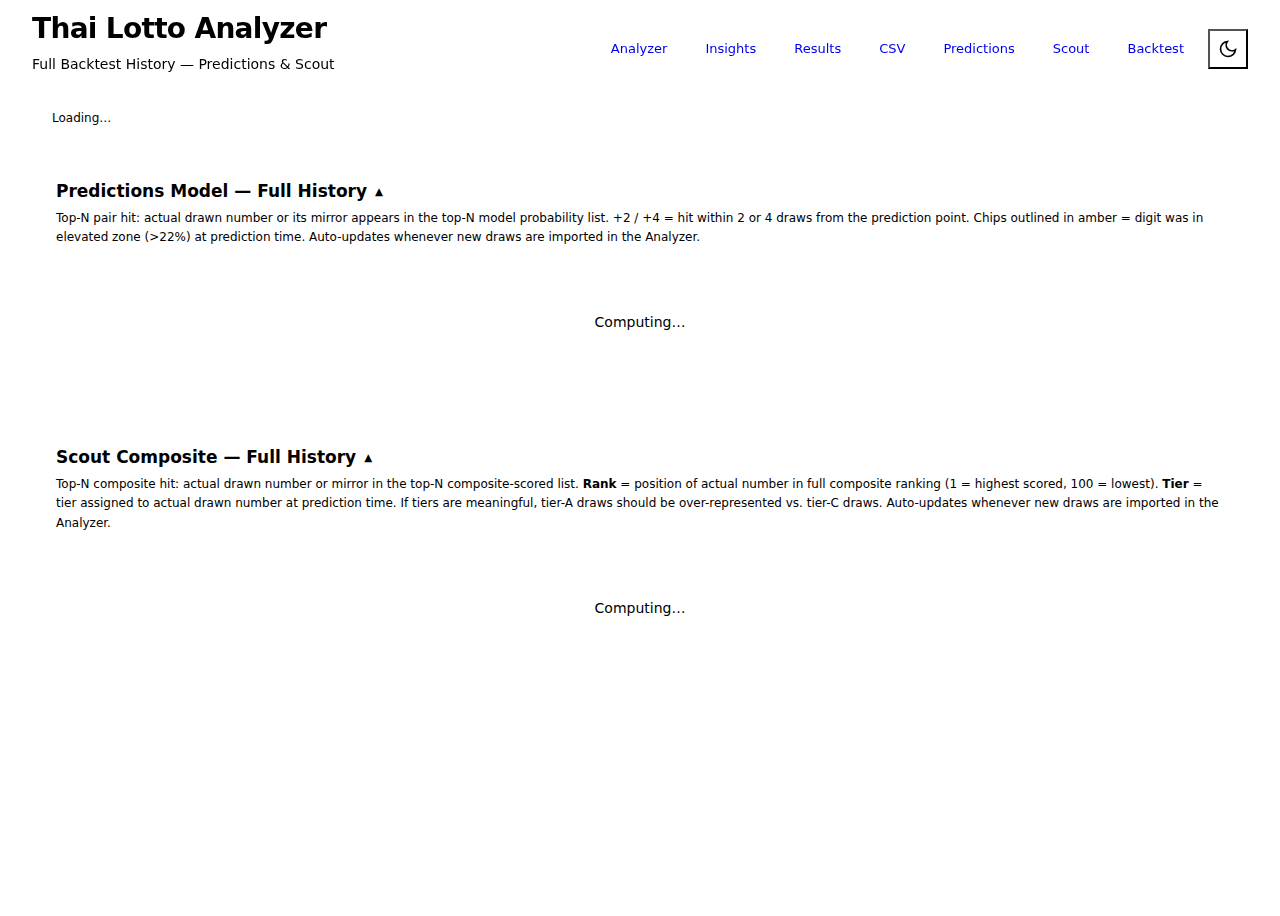
<file: backtest.html>
<!DOCTYPE html>
<html lang="en">
<head>
  <meta charset="UTF-8">
  <meta name="viewport" content="width=device-width, initial-scale=1.0">
  <title>Backtest History – Thai Lotto Analyzer</title>
  <link rel="preconnect" href="https://fonts.googleapis.com">
  <link rel="preconnect" href="https://fonts.gstatic.com" crossorigin>
  <link href="https://fonts.googleapis.com/css2?family=Inter:wght@400;500;600&family=JetBrains+Mono:wght@400;500;600&display=swap" rel="stylesheet">
  <link rel="stylesheet" href="styles.css">
  <style>
    :root { --bt-radius:.25rem; }
    body { font-size:.875rem; }
    .page-title { font-size:1.75rem; font-weight:700; letter-spacing:-.025em; margin:0; }
    .page-sub   { font-size:.875rem; color:var(--muted-foreground); margin-top:.25rem; }
    .status-bar { display:flex; align-items:center; gap:.75rem; font-size:.75rem; color:var(--muted-foreground); padding:.5rem 0; flex-wrap:wrap; margin-top:.75rem; }
    .status-dot { width:.5rem; height:.5rem; border-radius:50%; background:var(--muted-foreground); flex-shrink:0; }
    .status-dot.live { background:#22c55e; box-shadow:0 0 0 3px #22c55e22; }

    /* Section headers */
    .bt-section { background:var(--card); border:1px solid var(--border); border-radius:var(--radius); padding:1.25rem 1.5rem; box-shadow:var(--shadow-sm); margin-top:1.5rem; }
    .bt-section-title { font-size:1.0625rem; font-weight:700; margin:0 0 .25rem; }
    .bt-section-sub { font-size:.75rem; color:var(--muted-foreground); line-height:1.65; margin-bottom:1rem; }

    /* Summary row */
    .bt-summary { display:flex; gap:1.25rem; flex-wrap:wrap; padding:.625rem .875rem; background:var(--background); border:1px solid var(--border); border-radius:calc(var(--radius)*.75); margin-bottom:1rem; }
    .bt-sum-item { display:flex; flex-direction:column; gap:.15rem; }
    .bt-sum-lbl  { font-size:.6rem; font-weight:700; text-transform:uppercase; letter-spacing:.06em; color:var(--muted-foreground); }
    .bt-sum-val  { font-family:'JetBrains Mono',monospace; font-weight:700; font-size:.9375rem; }

    /* Year table */
    .yr-tbl { width:100%; border-collapse:collapse; font-size:.8rem; margin-bottom:1.25rem; }
    .yr-tbl th { padding:.35rem .65rem; text-align:left; border-bottom:2px solid var(--border); font-size:.6rem; text-transform:uppercase; letter-spacing:.07em; color:var(--muted-foreground); font-weight:600; }
    .yr-tbl td { padding:.3rem .65rem; border-bottom:1px solid var(--border); font-family:'JetBrains Mono',monospace; }
    .yr-tbl tbody tr:last-child td { border-bottom:none; }
    .yr-tbl tbody tr:hover { background:var(--background); }

    /* Full history table — predictions model */
    .bt-wrap { overflow-x:auto; }
    .pred-hdr, .pred-row {
      display:grid;
      grid-template-columns:6.5rem 3rem 4.5rem 6.5rem 1fr 2.5rem 2.5rem 2.5rem;
      gap:.35rem; padding:.3rem .5rem; align-items:center;
    }
    .pred-hdr { border-bottom:2px solid var(--border); font-size:.57rem; font-weight:700; text-transform:uppercase; letter-spacing:.07em; color:var(--muted-foreground); position:sticky; top:0; background:var(--card); z-index:1; }
    .pred-row { border-bottom:1px solid var(--border); font-size:.8125rem; }
    .pred-row:last-child { border-bottom:none; }
    .pred-row:hover { background:var(--background); }

    /* Full history table — scout model */
    .sc-hdr, .sc-row {
      display:grid;
      grid-template-columns:6.5rem 3rem 5rem 4rem 3rem 5.5rem 6rem 1fr 2.5rem;
      gap:.3rem; padding:.3rem .5rem; align-items:center;
    }
    .sc-hdr { border-bottom:2px solid var(--border); font-size:.57rem; font-weight:700; text-transform:uppercase; letter-spacing:.07em; color:var(--muted-foreground); position:sticky; top:0; background:var(--card); z-index:1; }
    .sc-row { border-bottom:1px solid var(--border); font-size:.8125rem; }
    .sc-row:last-child { border-bottom:none; }
    .sc-row:hover { background:var(--background); }

    .bt-date   { font-family:'JetBrains Mono',monospace; font-size:.7rem; color:var(--muted-foreground); }
    .bt-actual { font-family:'JetBrains Mono',monospace; font-weight:700; font-size:.9375rem; }
    .bt-chips  { display:flex; flex-wrap:wrap; gap:.2rem; }
    .bt-chip   { font-family:'JetBrains Mono',monospace; font-size:.62rem; font-weight:500; padding:.1rem .26rem; border-radius:3px; border:1px solid var(--border); background:var(--background); }
    .bt-chip.pair-hit  { background:hsl(142,55%,44%); border-color:hsl(142,55%,44%); color:#fff; font-weight:700; }
    .bt-chip.elev-pred { border-color:hsl(38,78%,52%); color:hsl(38,60%,40%); }
    .dark .bt-chip.elev-pred { color:hsl(38,78%,64%); }
    .bt-cell { text-align:center; font-size:.7rem; font-weight:600; }
    .bt-yes   { color:hsl(142,55%,38%); }
    .dark .bt-yes { color:hsl(142,60%,60%); }
    .bt-hit2  { color:hsl(215,75%,50%); font-family:'JetBrains Mono',monospace; font-size:.7rem; text-align:center; }
    .dark .bt-hit2 { color:hsl(215,75%,65%); }
    .bt-hit4  { color:hsl(280,60%,55%); font-family:'JetBrains Mono',monospace; font-size:.7rem; text-align:center; }
    .dark .bt-hit4 { color:hsl(280,60%,70%); }
    .bt-no    { color:var(--muted-foreground); opacity:.3; text-align:center; }

    .tier-badge { display:inline-flex; align-items:center; justify-content:center; font-size:.62rem; font-weight:800; letter-spacing:.05em; padding:.2rem .45rem; border-radius:.25rem; white-space:nowrap; }
    .tier-a { background:hsl(142,50%,88%); color:hsl(142,55%,22%); }
    .dark .tier-a { background:hsl(142,33%,18%); color:hsl(142,60%,68%); }
    .tier-b { background:hsl(215,75%,90%); color:hsl(215,75%,28%); }
    .dark .tier-b { background:hsl(215,40%,20%); color:hsl(215,75%,68%); }
    .tier-c { background:var(--border); color:var(--muted-foreground); }

    /* Scrollable history container */
    .history-scroll { max-height:600px; overflow-y:auto; border:1px solid var(--border); border-radius:calc(var(--radius)*.75); }

    .loading-msg { padding:3rem; text-align:center; color:var(--muted-foreground); }

    .section-toggle { cursor:pointer; user-select:none; display:flex; align-items:center; gap:.5rem; }
    .section-toggle::after { content:'▲'; font-size:.65rem; color:var(--muted-foreground); transition:transform .2s; }
    .section-toggle.collapsed::after { transform:rotate(180deg); }
    .section-body { overflow:hidden; transition:max-height .3s ease; }
    .section-body.hidden { display:none; }

    .compare-bar { background:var(--background); border:1px solid var(--border); border-radius:calc(var(--radius)*.75); padding:1rem 1.25rem; margin-bottom:1.5rem; }
    .compare-title { font-size:.8125rem; font-weight:600; margin-bottom:.75rem; }
    .compare-row { display:grid; grid-template-columns:6rem 1fr 1fr; gap:.75rem; align-items:center; margin-bottom:.5rem; font-size:.75rem; }
    .cbar-track { height:8px; background:var(--border); border-radius:4px; overflow:hidden; }
    .cbar-fill  { height:100%; border-radius:4px; }
    .cbar-lbl   { font-family:'JetBrains Mono',monospace; font-size:.75rem; font-weight:600; }
  </style>
</head>
<body>
  <header class="header">
    <div class="header-content" style="max-width:1400px;margin:0 auto;padding:0 1.5rem;">
      <div>
        <h1 class="page-title">Thai Lotto Analyzer</h1>
        <p class="page-sub">Full Backtest History — Predictions &amp; Scout</p>
      </div>
      <div style="display:flex;gap:.625rem;align-items:center;flex-wrap:wrap;">
        <a href="index.html"       class="csv-btn">Analyzer</a>
        <a href="insights.html"    class="csv-btn">Insights</a>
        <a href="results.html"     class="csv-btn">Results</a>
        <a href="csv.html"         class="csv-btn">CSV</a>
        <a href="predictions.html" class="csv-btn">Predictions</a>
        <a href="scout.html"       class="csv-btn">Scout</a>
        <a href="backtest.html"    class="csv-btn">Backtest</a>
        <button id="themeToggle" class="theme-toggle" aria-label="Toggle theme">
          <svg class="sun-icon" width="20" height="20" viewBox="0 0 24 24" fill="none" stroke="currentColor" stroke-width="2"><circle cx="12" cy="12" r="5"/><line x1="12" y1="1" x2="12" y2="3"/><line x1="12" y1="21" x2="12" y2="23"/><line x1="4.22" y1="4.22" x2="5.64" y2="5.64"/><line x1="18.36" y1="18.36" x2="19.78" y2="19.78"/><line x1="1" y1="12" x2="3" y2="12"/><line x1="21" y1="12" x2="23" y2="12"/><line x1="4.22" y1="19.78" x2="5.64" y2="18.36"/><line x1="18.36" y1="5.64" x2="19.78" y2="4.22"/></svg>
          <svg class="moon-icon" width="20" height="20" viewBox="0 0 24 24" fill="none" stroke="currentColor" stroke-width="2"><path d="M21 12.79A9 9 0 1 1 11.21 3 7 7 0 0 0 21 12.79z"/></svg>
        </button>
      </div>
    </div>
  </header>

  <main class="container" style="padding-bottom:3rem;">
    <div class="status-bar">
      <span id="statusDot" class="status-dot"></span>
      <span id="statusText">Loading…</span>
    </div>

    <div id="compareSec" style="margin-top:1.25rem;display:none;"></div>

    <!-- Section 1: Predictions -->
    <div class="bt-section">
      <div class="bt-section-title section-toggle" id="predToggle">Predictions Model — Full History</div>
      <div class="bt-section-sub">
        Top-N pair hit: actual drawn number or its mirror appears in the top-N model probability list.
        +2 / +4 = hit within 2 or 4 draws from the prediction point.
        Chips outlined in amber = digit was in elevated zone (&gt;22%) at prediction time.
        Auto-updates whenever new draws are imported in the Analyzer.
      </div>
      <div id="predSummary" class="loading-msg">Computing…</div>
      <div id="predYearTable"></div>
      <div class="bt-wrap section-body" id="predBody">
        <div class="history-scroll" id="predGrid"></div>
      </div>
    </div>

    <!-- Section 2: Scout -->
    <div class="bt-section">
      <div class="bt-section-title section-toggle" id="scoutToggle">Scout Composite — Full History</div>
      <div class="bt-section-sub">
        Top-N composite hit: actual drawn number or mirror in the top-N composite-scored list.
        <strong>Rank</strong> = position of actual number in full composite ranking (1 = highest scored, 100 = lowest).
        <strong>Tier</strong> = tier assigned to actual drawn number at prediction time.
        If tiers are meaningful, tier-A draws should be over-represented vs. tier-C draws.
        Auto-updates whenever new draws are imported in the Analyzer.
      </div>
      <div id="scoutSummary" class="loading-msg">Computing…</div>
      <div id="scoutYearTable"></div>
      <div class="bt-wrap section-body" id="scoutBody">
        <div class="history-scroll" id="scoutGrid"></div>
      </div>
    </div>
  </main>

  <script>
  'use strict';
  // ═══════════════════════════════════════════════════════════════════════
  //  SHARED CONSTANTS
  // ═══════════════════════════════════════════════════════════════════════
  var DIGITS    = ['0','1','2','3','4','5','6','7','8','9'];
  var W_REC     = 0.50, W_OV = 0.20, W_BASE = 0.30;
  var OV_CAP    = 2.0, REC_WIN = 15, MIN_HIST = 30;
  var CALIB_LO  = 0.17, CALIB_HI = 0.22;
  var TOP_N     = 15;

  var DB_NAME    = 'thai-lotto-agg-db';
  var STORE_NAME = 'agg-store';
  var CACHE_KEY  = 'perFileAggMap_v2';

  var allDraws = [];

  function $el(id) { return document.getElementById(id); }
  function mirrorNum(n) { return n[1] + n[0]; }
  function fmt1(v) { return (v * 100).toFixed(1) + '%'; }
  function fmt2(v) { return (v * 100).toFixed(2) + '%'; }
  function parseNums(s) { return s ? s.split(',').map(function(x){return x.trim();}).filter(Boolean) : []; }

  // ── Theme ────────────────────────────────────────────────────────────
  $el('themeToggle').addEventListener('click', function() {
    var dark = document.documentElement.classList.toggle('dark');
    localStorage.setItem('theme', dark ? 'dark' : 'light');
  });
  (function() {
    var s = localStorage.getItem('theme');
    if (s === 'dark' || (!s && window.matchMedia('(prefers-color-scheme:dark)').matches))
      document.documentElement.classList.add('dark');
  })();

  // Section collapse toggles
  ['predToggle','scoutToggle'].forEach(function(id) {
    $el(id).addEventListener('click', function() {
      var bodyId = id === 'predToggle' ? 'predBody' : 'scoutBody';
      var body = $el(bodyId);
      $el(id).classList.toggle('collapsed');
      body.classList.toggle('hidden');
    });
  });

  // Nav active
  document.querySelectorAll('.csv-btn').forEach(function(el) {
    var href = (el.getAttribute('href') || '').split('/').pop();
    if (href === 'backtest.html') el.classList.add('nav-active');
  });

  // ── Cache ─────────────────────────────────────────────────────────────
  function loadCache() {
    return new Promise(function(resolve) {
      var req = indexedDB.open(DB_NAME, 1);
      req.onupgradeneeded = function(ev) {
        if (!ev.target.result.objectStoreNames.contains(STORE_NAME))
          ev.target.result.createObjectStore(STORE_NAME);
      };
      req.onsuccess = function(ev) {
        var get = ev.target.result.transaction(STORE_NAME,'readonly').objectStore(STORE_NAME).get(CACHE_KEY);
        get.onsuccess = function() { resolve(get.result || null); };
        get.onerror   = function() { resolve(null); };
      };
      req.onerror = function() { resolve(null); };
    });
  }

  // ── Core model ────────────────────────────────────────────────────────
  function computeModel(seq, W) {
    var n = seq.length;
    if (n < MIN_HIST) return null;
    var safeW = Math.min(W, n - 1);
    var recCnt = {}, baseCnt = {}, lastSeen = {}, gapLists = {};
    for (var di = 0; di < DIGITS.length; di++) {
      var d = DIGITS[di];
      recCnt[d] = 0; baseCnt[d] = 0; lastSeen[d] = -1; gapLists[d] = [];
    }
    var recStart = n - safeW;
    for (var i = 0; i < n; i++) {
      var num = seq[i], d0 = num[0], d1 = num[1];
      baseCnt[d0]++; baseCnt[d1]++;
      if (i >= recStart) { recCnt[d0]++; recCnt[d1]++; }
      if (lastSeen[d0] >= 0) gapLists[d0].push(i - lastSeen[d0]);
      lastSeen[d0] = i;
      if (d1 !== d0) {
        if (lastSeen[d1] >= 0) gapLists[d1].push(i - lastSeen[d1]);
        lastSeen[d1] = i;
      }
    }
    var raw = {}, meta = {};
    for (var di2 = 0; di2 < DIGITS.length; di2++) {
      var dig = DIGITS[di2];
      var recFreq  = recCnt[dig]  / (2 * safeW);
      var baseFreq = baseCnt[dig] / (n * 2);
      var gaps = gapLists[dig];
      var avgGap = gaps.length >= 2 ? gaps.reduce(function(a,b){return a+b;},0)/gaps.length : 5.0;
      var since  = lastSeen[dig] >= 0 ? (n - 1 - lastSeen[dig]) : n;
      var ovRaw  = since / Math.max(avgGap, 1);
      raw[dig]  = W_REC * recFreq + W_OV * Math.min(ovRaw, OV_CAP) / OV_CAP + W_BASE * baseFreq;
      meta[dig] = { recFreq: recFreq, baseFreq: baseFreq, avgGap: avgGap, since: since, ovRatioRaw: ovRaw };
    }
    var total = 0;
    for (var di3 = 0; di3 < DIGITS.length; di3++) total += raw[DIGITS[di3]];
    var digitProb = {};
    for (var di4 = 0; di4 < DIGITS.length; di4++) {
      var dg = DIGITS[di4], p = raw[dg] / total;
      digitProb[dg]    = p;
      meta[dg].prob    = p;
      meta[dg].vsBase  = p - meta[dg].baseFreq;
      meta[dg].pDraw   = 1 - Math.pow(1 - p, 2);
      meta[dg].isCalib = (p >= CALIB_LO && p <= CALIB_HI);
      meta[dg].isElev  = (p > CALIB_HI);
    }
    var numProbs = {};
    for (var ai = 0; ai < DIGITS.length; ai++) {
      for (var bi = 0; bi < DIGITS.length; bi++) {
        numProbs[DIGITS[ai]+DIGITS[bi]] = digitProb[DIGITS[ai]] * digitProb[DIGITS[bi]];
      }
    }
    return { digitProb: digitProb, digitMeta: meta, numProbs: numProbs };
  }

  // ── Scout composite (lean, for backtest) ──────────────────────────────
  function computeRankedBT(drawSlice) {
    var seq = [];
    for (var qi = 0; qi < drawSlice.length; qi++) seq.push(drawSlice[qi].twoNum);
    var mdl = computeModel(seq, REC_WIN);
    if (!mdl) return null;
    var digitMeta = mdl.digitMeta, numProbs = mdl.numProbs, N = drawSlice.length;
    var appearances = {};
    for (var ni = 0; ni <= 99; ni++) appearances[String(ni).padStart(2,'0')] = [];
    for (var di = 0; di < N; di++) {
      var num = drawSlice[di].twoNum;
      if (appearances[num]) appearances[num].push(di);
    }
    var allNums = [];
    for (var ni2 = 0; ni2 <= 99; ni2++) {
      var numStr = String(ni2).padStart(2,'0');
      var dA = numStr[0], dB = numStr[1];
      var idx = appearances[numStr], freq = idx.length;
      var avgGap = N, since = N, overdueFrac = 0;
      if (freq >= 1) since = N - 1 - idx[freq - 1];
      if (freq >= 2) {
        var gs = 0;
        for (var gi = 1; gi < idx.length; gi++) gs += idx[gi] - idx[gi-1];
        avgGap = gs / (idx.length - 1);
        overdueFrac = Math.max(-2, Math.min(3, (since - avgGap) / Math.max(1, avgGap)));
      }
      var reliab   = Math.min(1, freq / 8);
      var odBonus  = freq >= 3 ? Math.max(0, overdueFrac) * reliab : 0;
      var acalib   = digitMeta[dA].isCalib, bcalib = digitMeta[dB].isCalib;
      allNums.push({
        num: numStr, pM: numProbs[numStr],
        aCalib: acalib, bCalib: bcalib,
        aElev: digitMeta[dA].isElev, bElev: digitMeta[dB].isElev,
        odBonus: odBonus, calibBonus: (acalib || bcalib) ? 1 : 0, freq: freq
      });
    }
    var maxPM = 0.0001, maxOD = 0.0001;
    for (var mi = 0; mi < allNums.length; mi++) {
      if (allNums[mi].pM      > maxPM) maxPM = allNums[mi].pM;
      if (allNums[mi].odBonus > maxOD) maxOD = allNums[mi].odBonus;
    }
    for (var si = 0; si < allNums.length; si++) {
      var e = allNums[si];
      var normP = e.pM / maxPM, normOD = e.odBonus / maxOD;
      e.composite = Math.round(Math.max(0, Math.min(100,
        (normP * 0.60 + normOD * 0.30 + e.calibBonus * 0.10) * 100)));
      var sigs = 0;
      if (normP  > 0.5)                  sigs++;
      if (normOD > 0.35 && e.freq >= 3) sigs++;
      if (e.aCalib || e.bCalib)         sigs++;
      e.tier = sigs >= 3 ? 'A' : sigs === 2 ? 'B' : 'C';
    }
    return allNums.slice().sort(function(x, y) { return y.composite - x.composite; });
  }

  // ── Run predictions backtest ──────────────────────────────────────────
  function runPredBacktest() {
    var N = allDraws.length, out = [];
    for (var i = MIN_HIST; i < N; i++) {
      var seq   = allDraws.slice(0, i).map(function(d) { return d.twoNum; });
      var model = computeModel(seq, REC_WIN);
      if (!model) continue;
      var numProbs   = model.numProbs, digitMeta = model.digitMeta;
      var topNums    = Object.entries(numProbs).sort(function(a,b){return b[1]-a[1];}).slice(0, TOP_N).map(function(e){return e[0];});
      var actual     = allDraws[i].twoNum;
      var pActual    = Math.max(numProbs[actual] || 0, numProbs[mirrorNum(actual)] || 0);
      var pairHit    = topNums.indexOf(actual) >= 0 || topNums.indexOf(mirrorNum(actual)) >= 0;
      var topDigs    = DIGITS.slice().sort(function(a, b) { return digitMeta[b].prob - digitMeta[a].prob; }).slice(0, 4);
      function hor(k) {
        for (var j = 1; j <= k && (i + j) < N; j++) {
          var a = allDraws[i + j].twoNum;
          if (topNums.indexOf(a) >= 0 || topNums.indexOf(mirrorNum(a)) >= 0) return a;
        }
        return null;
      }
      out.push({ i: i, dateStr: allDraws[i].dateStr, actual: actual,
                 topNums: topNums, topDigs: topDigs, pActual: pActual,
                 pairHit: pairHit, hit2: hor(2), hit4: hor(4), digitMeta: digitMeta });
    }
    return out;
  }

  // ── Run scout backtest ────────────────────────────────────────────────
  function runScoutBacktest() {
    var N = allDraws.length, out = [];
    for (var i = MIN_HIST; i < N; i++) {
      var slice  = allDraws.slice(0, i);
      var ranked = computeRankedBT(slice);
      if (!ranked) continue;
      var actual = allDraws[i].twoNum, mirAct = mirrorNum(actual);
      var actualRank = -1, actualTier = 'C', actualScore = 0;
      for (var r = 0; r < ranked.length; r++) {
        if (ranked[r].num === actual || ranked[r].num === mirAct) {
          actualRank = r + 1; actualTier = ranked[r].tier; actualScore = ranked[r].composite;
          break;
        }
      }
      var tierANums = [];
      for (var tr = 0; tr < TOP_N && tr < ranked.length; tr++) {
        if (ranked[tr].tier === 'A') tierANums.push(ranked[tr].num);
      }
</file>
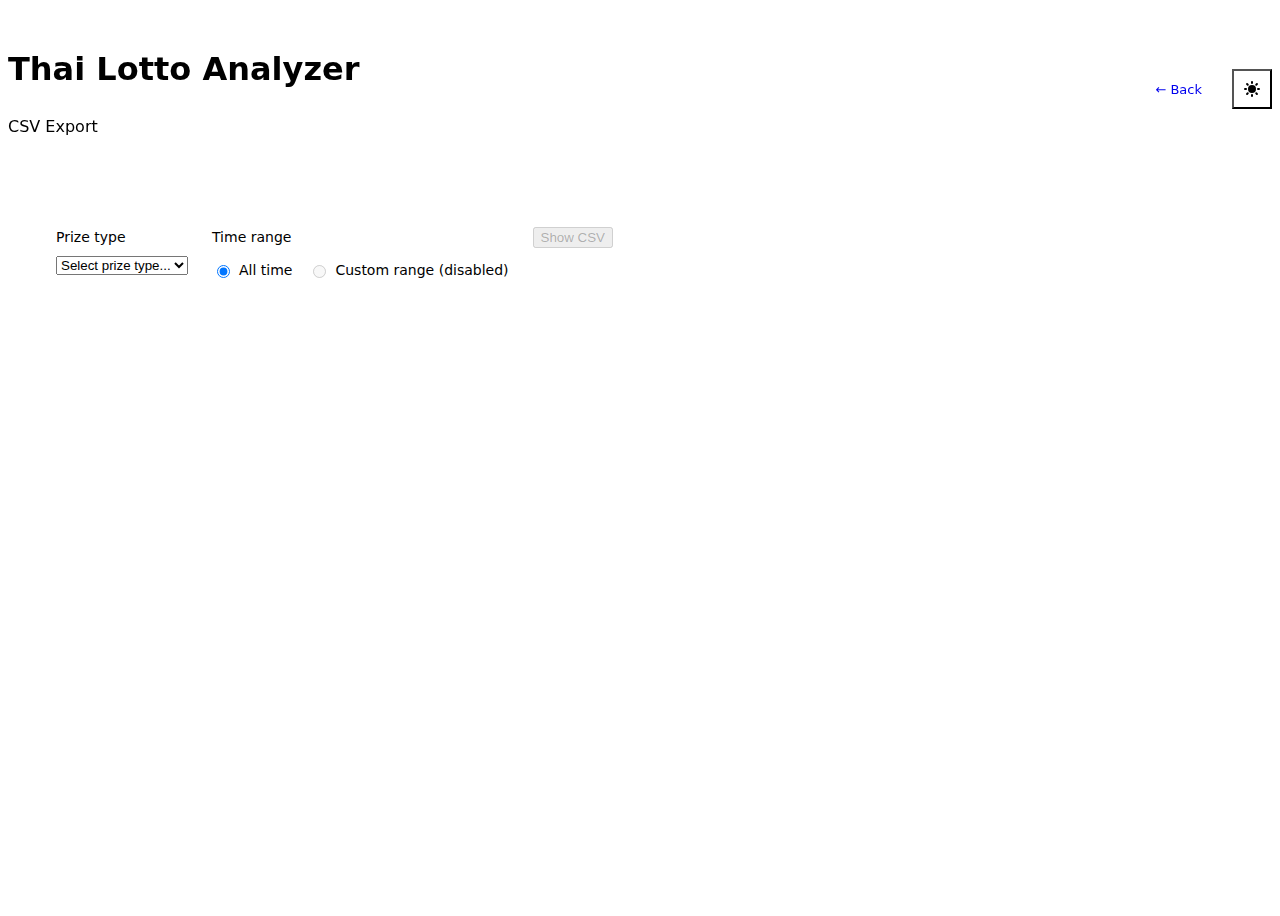
<file: csv.html>
<!DOCTYPE html>
<html lang="en">
<head>
  <meta charset="UTF-8">
  <meta name="viewport" content="width=device-width, initial-scale=1.0">
  <title>CSV Export - Thai Lotto Analyzer</title>
  <link rel="preconnect" href="https://fonts.googleapis.com">
  <link rel="preconnect" href="https://fonts.gstatic.com" crossorigin>
  <link href="https://fonts.googleapis.com/css2?family=Inter:wght@400;500;600&display=swap" rel="stylesheet">
  <link rel="stylesheet" href="styles.css">
</head>
<body>
  <header class="header">
    <div class="header-content">
      <div>
        <h1 class="header-title">Thai Lotto Analyzer</h1>
        <p class="header-subtitle">CSV Export</p>
      </div>
      <div style="display: flex; gap: 1rem; align-items: center;">
        <a href="index.html" class="csv-btn">← Back</a>
        <button id="themeToggle" class="theme-toggle" aria-label="Toggle theme">
          <svg width="20" height="20" viewBox="0 0 20 20" fill="currentColor">
            <path d="M10 2a1 1 0 011 1v1a1 1 0 11-2 0V3a1 1 0 011-1zm4 8a4 4 0 11-8 0 4 4 0 018 0zm-.464 4.95l.707.707a1 1 0 001.414-1.414l-.707-.707a1 1 0 00-1.414 1.414zm2.12-10.607a1 1 0 010 1.414l-.706.707a1 1 0 11-1.414-1.414l.707-.707a1 1 0 011.414 0zM17 11a1 1 0 100-2h-1a1 1 0 100 2h1zm-7 4a1 1 0 011 1v1a1 1 0 11-2 0v-1a1 1 0 011-1zM5.05 6.464A1 1 0 106.465 5.05l-.708-.707a1 1 0 00-1.414 1.414l.707.707zm1.414 8.486l-.707.707a1 1 0 01-1.414-1.414l.707-.707a1 1 0 011.414 1.414zM4 11a1 1 0 100-2H3a1 1 0 000 2h1z"/>
          </svg>
        </button>
      </div>
    </div>
  </header>

  <main class="container">
    <div class="control-panel">
      <div class="controls-grid">
        <div class="control-group">
          <label for="prizeSelect" class="control-label">Prize type</label>
          <select id="prizeSelect" class="select-input">
            <option value="">Select prize type...</option>
            <option value="FIRST">FIRST</option>
            <option value="SECOND">SECOND</option>
            <option value="THIRD">THIRD</option>
            <option value="FOURTH">FOURTH</option>
            <option value="FIFTH">FIFTH</option>
            <option value="TWO">TWO</option>
            <option value="THREE_FIRST">THREE FIRST</option>
            <option value="THREE_LAST">THREE LAST</option>
            <option value="NEAR_FIRST">NEAR FIRST</option>
          </select>
        </div>

        <div class="control-group">
          <span class="control-label">Time range</span>
          <div class="radio-group">
            <label class="radio-label">
              <input type="radio" name="timeRange" value="all" checked>
              <span>All time</span>
            </label>
            <label class="radio-label">
              <input type="radio" name="timeRange" value="custom" disabled>
              <span>Custom range (disabled)</span>
            </label>
          </div>
        </div>

        <div class="control-group">
          <button type="button" id="showCsvBtn" class="csv-action-btn" disabled>Show CSV</button>
        </div>
      </div>
    </div>

    <div id="csvOutput" class="csv-output" style="display: none;">
      <div style="display: flex; justify-content: space-between; align-items: center; margin-bottom: 0.5rem;">
        <h3 style="margin: 0; font-size: 1rem;">CSV Data</h3>
        <button type="button" id="copyBtn" class="csv-action-btn csv-action-btn-small">Copy to Clipboard</button>
      </div>
      <pre id="csvContent" class="csv-content"></pre>
    </div>
  </main>

  <script src="csv.js"></script>
  <script>
  (function () {
    var page = location.pathname.split('/').pop() || 'index.html';
    document.querySelectorAll('.csv-btn').forEach(function (el) {
      var href = (el.getAttribute('href') || '').split('/').pop();
      if (href === page || (page === '' && href === 'index.html')) {
        el.classList.add('nav-active');
      }
    });
  })();
  </script>
</body>
</html>
</file>
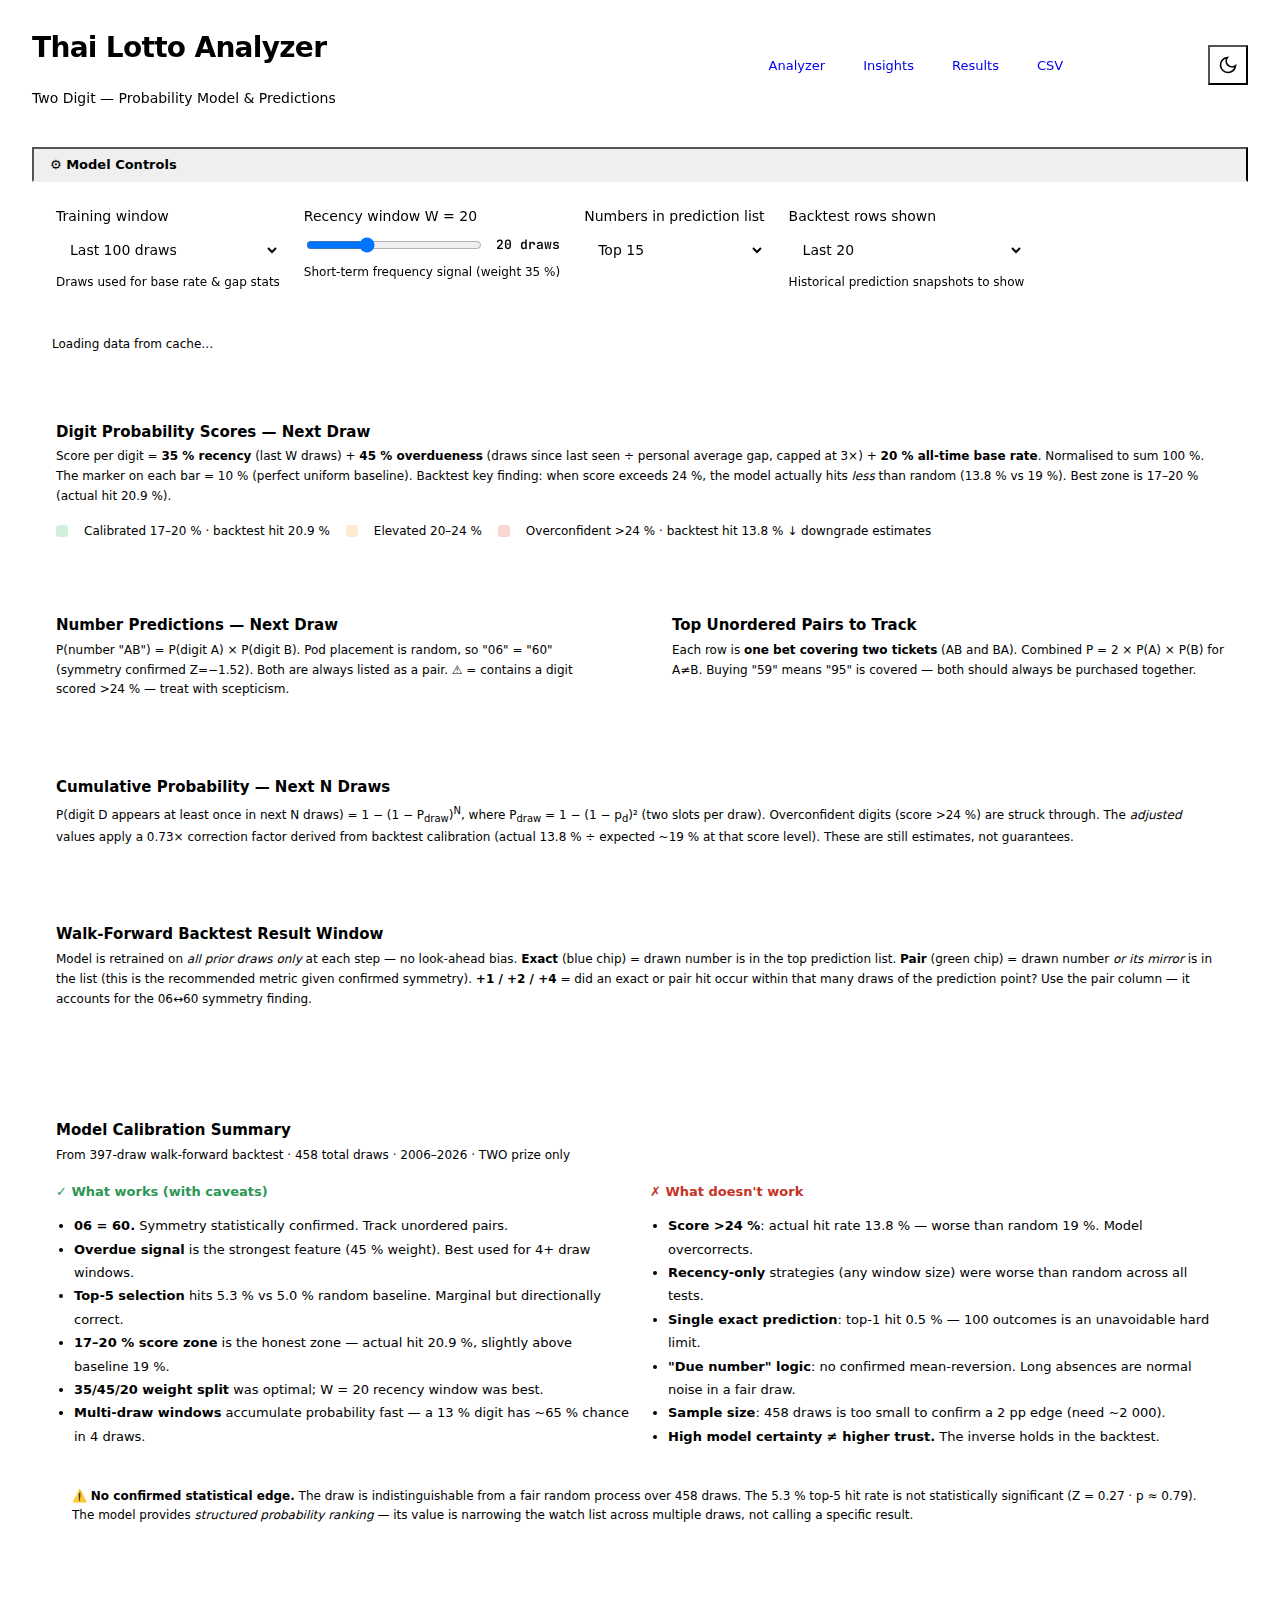
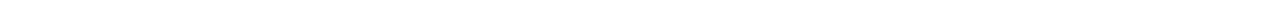
<file: predictions.html>
<!DOCTYPE html>
<html lang="en">
<head>
  <meta charset="UTF-8">
  <meta name="viewport" content="width=device-width, initial-scale=1.0">
  <title>Predictions – Thai Lotto Analyzer</title>
  <link rel="preconnect" href="https://fonts.googleapis.com">
  <link rel="preconnect" href="https://fonts.gstatic.com" crossorigin>
  <link href="https://fonts.googleapis.com/css2?family=Inter:wght@400;500;600&family=JetBrains+Mono:wght@400;500;600&display=swap" rel="stylesheet">
  <link rel="stylesheet" href="styles.css">
  <style>
    /* ── Predictions-page local styles ───────────────────────────── */
    .select-input {
      padding: .375rem .625rem; border: 1px solid var(--border);
      border-radius: calc(var(--radius)*.75); background: var(--background);
      color: var(--foreground); font-size: .875rem; font-family: inherit; cursor: pointer;
    }
    .select-input:focus { outline: 2px solid var(--primary); outline-offset: 2px; }

    .status-bar { display:flex; align-items:center; gap:.75rem; font-size:.75rem; color:var(--muted-foreground); padding:.5rem 0; flex-wrap:wrap; margin-top:.75rem; }
    .status-dot { width:.5rem; height:.5rem; border-radius:50%; background:var(--muted-foreground); flex-shrink:0; }
    .status-dot.live { background:#22c55e; box-shadow:0 0 0 3px #22c55e22; }

    /* Stat cards */
    .stat-cards-row { display:grid; grid-template-columns:repeat(auto-fit,minmax(160px,1fr)); gap:1rem; margin-top:1.25rem; }
    .stat-card { background:var(--card); border:1px solid var(--border); border-radius:var(--radius); padding:1rem 1.25rem; box-shadow:var(--shadow-sm); }
    .stat-card-label { font-size:.6875rem; color:var(--muted-foreground); font-weight:600; text-transform:uppercase; letter-spacing:.07em; }
    .stat-card-value { font-size:1.875rem; font-weight:700; letter-spacing:-.03em; margin-top:.25rem; font-variant-numeric:tabular-nums; }
    .stat-card-sub { font-size:.7rem; color:var(--muted-foreground); margin-top:.125rem; line-height:1.4; }

    /* Section card */
    .pred-card { background:var(--card); border:1px solid var(--border); border-radius:var(--radius); padding:1.25rem 1.5rem; box-shadow:var(--shadow-sm); margin-top:1.25rem; }
    .pred-card-title { font-size:.9375rem; font-weight:600; margin-bottom:.25rem; }
    .pred-card-sub { font-size:.75rem; color:var(--muted-foreground); margin-bottom:1rem; line-height:1.65; }
    .two-col { display:grid; grid-template-columns:1fr 1fr; gap:1rem; margin-top:1.25rem; }
    @media (max-width:860px) { .two-col { grid-template-columns:1fr; } }

    .header-title { font-size:1.75rem; font-weight:600; letter-spacing:-.025em; }
    .header-subtitle { font-size:.875rem; color:var(--muted-foreground); margin-top:.25rem; }

    .range-wrap { display:flex; align-items:center; gap:.75rem; }
    .range-wrap input[type=range] { flex:1; accent-color:var(--primary); cursor:pointer; }
    .range-val { font-family:'JetBrains Mono',monospace; font-size:.8125rem; font-weight:600; min-width:3.5rem; text-align:right; }

    /* Legend row */
    .legend-row { display:flex; align-items:center; gap:1rem; flex-wrap:wrap; margin-bottom:.875rem; font-size:.75rem; color:var(--muted-foreground); }
    .l-swatch { display:inline-block; width:12px; height:12px; border-radius:3px; flex-shrink:0; }

    /* Confidence pills */
    .cpill { display:inline-flex; align-items:center; justify-content:center; font-size:.58rem; font-weight:700; text-transform:uppercase; padding:.15rem .45rem; border-radius:.25rem; letter-spacing:.05em; white-space:nowrap; }
    .cpill-green { background:hsl(142,50%,88%); color:hsl(142,55%,26%); }
    .dark .cpill-green { background:hsl(142,33%,18%); color:hsl(142,60%,64%); }
    .cpill-amber { background:hsl(38,88%,90%); color:hsl(38,78%,26%); }
    .dark .cpill-amber { background:hsl(38,36%,18%); color:hsl(38,78%,64%); }
    .cpill-red { background:hsl(5,75%,90%); color:hsl(5,68%,30%); }
    .dark .cpill-red { background:hsl(5,36%,20%); color:hsl(5,68%,64%); }
    .cpill-muted { background:var(--border); color:var(--muted-foreground); }

    /* ── Digit bars ─────────────────────────────────────────────── */
    .dbar-hdr, .dbar-row {
      display:grid;
      grid-template-columns: 1.75rem 1fr 4.5rem 4.75rem 6rem 8.75rem;
      gap:.5rem; align-items:center;
      padding:.3rem 0;
    }
    .dbar-hdr { border-bottom:2px solid var(--border); padding-bottom:.4rem; margin-bottom:.1rem; font-size:.6rem; font-weight:700; text-transform:uppercase; letter-spacing:.07em; color:var(--muted-foreground); }
    .dbar-row { border-bottom:1px solid var(--border); }
    .dbar-row:last-child { border-bottom:none; }
    .dbar-lbl { font-family:'JetBrains Mono',monospace; font-weight:700; font-size:.9375rem; text-align:center; }
    .dbar-track { height:10px; background:var(--border); border-radius:5px; overflow:hidden; position:relative; }
    .dbar-fill { height:100%; border-radius:5px; transition:width .35s ease; }
    .dbar-baseline { position:absolute; top:0; width:2px; height:100%; background:var(--foreground); opacity:.2; }
    .dbar-score { font-family:'JetBrains Mono',monospace; font-size:.8rem; font-weight:600; text-align:right; white-space:nowrap; }
    .dbar-excess { font-family:'JetBrains Mono',monospace; font-size:.75rem; text-align:right; white-space:nowrap; }
    .dbar-since { font-size:.7rem; text-align:right; color:var(--muted-foreground); white-space:nowrap; }
    @media (max-width:680px) {
      .dbar-hdr, .dbar-row { grid-template-columns:1.75rem 1fr 4rem 4rem; }
      .dbar-hdr > *:nth-child(n+5), .dbar-row > *:nth-child(n+5) { display:none; }
    }

    /* ── Number prediction table ──────────────────────────────── */
    .pt { width:100%; border-collapse:collapse; font-size:.8125rem; }
    .pt thead th { padding:.4rem .5rem; text-align:left; border-bottom:2px solid var(--border); font-size:.6rem; text-transform:uppercase; letter-spacing:.07em; color:var(--muted-foreground); font-weight:600; white-space:nowrap; }
    .pt td { padding:.35rem .5rem; border-bottom:1px solid var(--border); vertical-align:middle; }
    .pt tbody tr:last-child td { border-bottom:none; }
    .pt tbody tr:hover { background:var(--background); }
    .pt-num { font-family:'JetBrains Mono',monospace; font-weight:700; font-size:.9375rem; color:var(--primary); }
    .pt-mir { font-family:'JetBrains Mono',monospace; font-size:.8125rem; color:var(--muted-foreground); }
    .pt-bar { height:5px; background:var(--border); border-radius:3px; margin-top:3px; }
    .pt-bar-fill { height:100%; border-radius:3px; }
    .oc-dim { opacity:.55; }

    /* ── Unordered pair table ─────────────────────────────────── */
    .pair-note { font-size:.7rem; color:var(--muted-foreground); font-style:italic; margin-top:.5rem; line-height:1.55; }

    /* ── Lookahead table ──────────────────────────────────────── */
    .la-tbl { width:100%; border-collapse:collapse; font-size:.8125rem; margin-top:.75rem; }
    .la-tbl th { padding:.45rem .65rem; border-bottom:2px solid var(--border); font-size:.6rem; text-transform:uppercase; letter-spacing:.06em; color:var(--muted-foreground); font-weight:600; text-align:center; white-space:nowrap; }
    .la-tbl th:first-child { text-align:left; }
    .la-tbl td { padding:.45rem .65rem; border-bottom:1px solid var(--border); text-align:center; font-family:'JetBrains Mono',monospace; font-size:.8125rem; }
    .la-tbl td:first-child { text-align:left; font-weight:600; font-family:inherit; }
    .la-tbl tbody tr:last-child td { border-bottom:none; }
    .la-hi  { background:hsl(142,50%,90%); color:hsl(142,55%,24%); border-radius:4px; font-weight:700; }
    .dark .la-hi  { background:hsl(142,30%,18%); color:hsl(142,60%,64%); }
    .la-med { background:hsl(38,85%,91%); color:hsl(38,78%,24%); border-radius:4px; font-weight:500; }
    .dark .la-med { background:hsl(38,33%,18%); color:hsl(38,78%,64%); }
    .la-lo  { color:var(--muted-foreground); }
    .la-oc  { text-decoration:line-through; opacity:.4; }

    /* ── Backtest ─────────────────────────────────────────────── */
    .bt-summary { display:flex; gap:1.5rem; flex-wrap:wrap; padding:.625rem .875rem; background:var(--background); border:1px solid var(--border); border-radius:calc(var(--radius)*.75); margin-bottom:.875rem; }
    .bt-sum-item { display:flex; flex-direction:column; gap:.15rem; }
    .bt-sum-lbl { font-size:.6rem; font-weight:700; text-transform:uppercase; letter-spacing:.06em; color:var(--muted-foreground); }
    .bt-sum-val { font-family:'JetBrains Mono',monospace; font-weight:700; font-size:.9375rem; }
    .bt-wrap { overflow-x:auto; }
    .bt-grid { min-width:660px; }
    .bt-hdr, .bt-row { display:grid; grid-template-columns:6.5rem 3.5rem 1fr 3.75rem 3.75rem 3.75rem 3.75rem; gap:.4rem; padding:.35rem .625rem; align-items:center; }
    .bt-hdr { border-bottom:2px solid var(--border); font-size:.6rem; font-weight:700; text-transform:uppercase; letter-spacing:.07em; color:var(--muted-foreground); }
    .bt-row { border-bottom:1px solid var(--border); font-size:.8125rem; }
    .bt-row:last-child { border-bottom:none; }
    .bt-row:hover { background:var(--background); }
    .bt-date { font-family:'JetBrains Mono',monospace; font-size:.7rem; color:var(--muted-foreground); }
    .bt-actual { font-family:'JetBrains Mono',monospace; font-weight:700; font-size:.9375rem; }
    .bt-chips { display:flex; flex-wrap:wrap; gap:.2rem; }
    .bt-chip { font-family:'JetBrains Mono',monospace; font-size:.64rem; font-weight:500; padding:.1rem .28rem; border-radius:3px; border:1px solid var(--border); background:var(--background); }
    .bt-chip.exact-hit { background:var(--primary); border-color:var(--primary); color:#fff; font-weight:700; }
    .bt-chip.pair-hit  { background:hsl(142,55%,44%); border-color:hsl(142,55%,44%); color:#fff; font-weight:700; }
    .bt-cell { text-align:center; font-size:.7rem; font-weight:600; }
    .bt-yes  { color:hsl(142,55%,38%); }
    .dark .bt-yes  { color:hsl(142,60%,60%); }
    .bt-pair { color:hsl(215,75%,50%); }
    .dark .bt-pair { color:hsl(215,75%,65%); }
    .bt-no   { color:var(--muted-foreground); opacity:.3; }

    /* Calibration notes */
    .calib-grid { display:grid; grid-template-columns:1fr 1fr; gap:1.25rem; margin-top:.875rem; }
    @media (max-width:700px) { .calib-grid { grid-template-columns:1fr; } }
    .calib-title { font-size:.8125rem; font-weight:600; margin-bottom:.5rem; }
    .calib-grid ul { padding-left:1.125rem; font-size:.8125rem; line-height:1.8; }
    .disclaimer { background:var(--background); border:1px solid var(--border); border-radius:calc(var(--radius)*.75); padding:.75rem 1rem; font-size:.75rem; color:var(--muted-foreground); margin-top:.875rem; line-height:1.55; }
  </style>
</head>
<body>

  <header class="header">
    <div class="header-content" style="max-width:1400px;margin:0 auto;padding:0 1.5rem;">
      <div>
        <h1 class="header-title">Thai Lotto Analyzer</h1>
        <p class="header-subtitle">Two Digit — Probability Model &amp; Predictions</p>
      </div>
      <div style="display:flex;gap:.625rem;align-items:center;flex-wrap:wrap;">
        <a href="index.html"       class="csv-btn">Analyzer</a>
        <a href="insights.html"    class="csv-btn">Insights</a>
        <a href="results.html"     class="csv-btn">Results</a>
        <a href="csv.html"         class="csv-btn">CSV</a>
        <a href="predictions.html" class="csv-btn">Predictions</a>
        <button id="themeToggle" class="theme-toggle" aria-label="Toggle theme">
          <svg class="sun-icon" width="20" height="20" viewBox="0 0 24 24" fill="none" stroke="currentColor" stroke-width="2">
            <circle cx="12" cy="12" r="5"/>
            <line x1="12" y1="1" x2="12" y2="3"/><line x1="12" y1="21" x2="12" y2="23"/>
            <line x1="4.22" y1="4.22" x2="5.64" y2="5.64"/><line x1="18.36" y1="18.36" x2="19.78" y2="19.78"/>
            <line x1="1" y1="12" x2="3" y2="12"/><line x1="21" y1="12" x2="23" y2="12"/>
            <line x1="4.22" y1="19.78" x2="5.64" y2="18.36"/><line x1="18.36" y1="5.64" x2="19.78" y2="4.22"/>
          </svg>
          <svg class="moon-icon" width="20" height="20" viewBox="0 0 24 24" fill="none" stroke="currentColor" stroke-width="2">
            <path d="M21 12.79A9 9 0 1 1 11.21 3 7 7 0 0 0 21 12.79z"/>
          </svg>
        </button>
      </div>
    </div>
  </header>

  <main class="container" id="mainContent" style="padding-bottom:3rem;">

    <!-- Sticky collapsible controls -->
    <div class="panel-sticky-wrap" style="margin-top:1.5rem;">
      <button class="panel-collapse-btn is-open" id="predPanelBtn" type="button">
        <span class="pcb-left">
          <span>⚙︎ Model Controls</span>
          <span class="pcb-summary" id="predPanelSum"></span>
        </span>
        <span class="pcb-chevron"></span>
      </button>
      <div class="panel-collapsible" id="predPanelBody">
        <div class="control-panel">
          <div class="controls-grid">

            <div class="control-group">
              <label class="control-label" for="trainWinSel">Training window</label>
              <select id="trainWinSel" class="select-input">
                <option value="0">All draws</option>
                <option value="100" selected>Last 100 draws</option>
                <option value="150">Last 150 draws</option>
                <option value="200">Last 200 draws</option>
                <option value="300">Last 300 draws</option>
              </select>
              <span class="helper-text">Draws used for base rate &amp; gap stats</span>
            </div>

            <div class="control-group" style="min-width:210px;">
              <label class="control-label">Recency window W = <span id="recLbl">20</span></label>
              <div class="range-wrap">
                <input type="range" id="recSlider" min="10" max="40" value="20" step="1">
                <span class="range-val"><span id="recLbl2">20</span> draws</span>
              </div>
              <span class="helper-text">Short-term frequency signal (weight 35 %)</span>
            </div>

            <div class="control-group">
              <label class="control-label" for="topNSel">Numbers in prediction list</label>
              <select id="topNSel" class="select-input">
                <option value="10">Top 10</option>
                <option value="15" selected>Top 15</option>
                <option value="20">Top 20</option>
              </select>
            </div>

            <div class="control-group">
              <label class="control-label" for="btRowsSel">Backtest rows shown</label>
              <select id="btRowsSel" class="select-input">
                <option value="15">Last 15</option>
                <option value="20" selected>Last 20</option>
                <option value="30">Last 30</option>
                <option value="50">Last 50</option>
              </select>
              <span class="helper-text">Historical prediction snapshots to show</span>
            </div>

          </div>
        </div>
      </div>
    </div>

    <!-- Status -->
    <div class="status-bar">
      <span id="statusDot" class="status-dot"></span>
      <span id="statusText">Loading data from cache…</span>
    </div>

    <!-- 1. Stat cards -->
    <div id="statCards" class="stat-cards-row"></div>

    <!-- 2. Digit probability bars -->
    <div class="pred-card">
      <div class="pred-card-title">Digit Probability Scores — Next Draw</div>
      <div class="pred-card-sub">
        Score per digit = <strong>35 % recency</strong> (last W draws) + <strong>45 % overdueness</strong>
        (draws since last seen ÷ personal average gap, capped at 3×) + <strong>20 % all-time base rate</strong>.
        Normalised to sum 100 %. The marker on each bar = 10 % (perfect uniform baseline).
        Backtest key finding: when score exceeds 24 %, the model actually hits <em>less</em> than random (13.8 % vs 19 %).
        Best zone is 17–20 % (actual hit 20.9 %).
      </div>
      <div class="legend-row">
        <span class="l-swatch cpill-green"></span><span>Calibrated 17–20 % · backtest hit 20.9 %</span>
        <span class="l-swatch cpill-amber"></span><span>Elevated 20–24 %</span>
        <span class="l-swatch cpill-red"></span><span>Overconfident &gt;24 % · backtest hit 13.8 % ↓ downgrade estimates</span>
      </div>
      <div id="digitBars"></div>
    </div>

    <!-- 3. Two-col: number predictions + unordered pairs -->
    <div class="two-col">
      <div class="pred-card" style="margin-top:0;">
        <div class="pred-card-title">Number Predictions — Next Draw</div>
        <div class="pred-card-sub">
          P(number "AB") = P(digit A) × P(digit B). Pod placement is random, so "06" = "60" (symmetry confirmed Z=−1.52).
          Both are always listed as a pair. ⚠ = contains a digit scored &gt;24 % — treat with scepticism.
        </div>
        <div id="numPredTable"></div>
      </div>

      <div class="pred-card" style="margin-top:0;">
        <div class="pred-card-title">Top Unordered Pairs to Track</div>
        <div class="pred-card-sub">
          Each row is <strong>one bet covering two tickets</strong> (AB and BA). Combined P = 2 × P(A) × P(B) for A≠B.
          Buying "59" means "95" is covered — both should always be purchased together.
        </div>
        <div id="pairTable"></div>
      </div>
    </div>

    <!-- 4. N-draw lookahead -->
    <div class="pred-card">
      <div class="pred-card-title">Cumulative Probability — Next N Draws</div>
      <div class="pred-card-sub">
        P(digit D appears at least once in next N draws) = 1 − (1 − P<sub>draw</sub>)<sup>N</sup>,
        where P<sub>draw</sub> = 1 − (1 − p<sub>d</sub>)² (two slots per draw).
        Overconfident digits (score &gt;24 %) are struck through. The <em>adjusted</em> values apply a 0.73× correction factor
        derived from backtest calibration (actual 13.8 % ÷ expected ~19 % at that score level).
        These are still estimates, not guarantees.
      </div>
      <div id="lookaheadTable"></div>
    </div>

    <!-- 5. Walk-forward backtest -->
    <div class="pred-card">
      <div class="pred-card-title">Walk-Forward Backtest Result Window</div>
      <div class="pred-card-sub">
        Model is retrained on <em>all prior draws only</em> at each step — no look-ahead bias.
        <strong>Exact</strong> (blue chip) = drawn number is in the top prediction list.
        <strong>Pair</strong> (green chip) = drawn number <em>or its mirror</em> is in the list (this is the recommended metric given confirmed symmetry).
        <strong>+1 / +2 / +4</strong> = did an exact or pair hit occur within that many draws of the prediction point?
        Use the pair column — it accounts for the 06↔60 symmetry finding.
      </div>
      <div id="btSummary" class="bt-summary"></div>
      <div class="bt-wrap"><div id="btGrid" class="bt-grid"></div></div>
    </div>

    <!-- 6. Model calibration notes -->
    <div class="pred-card" style="border-left:3px solid var(--primary);">
      <div class="pred-card-title">Model Calibration Summary</div>
      <div class="pred-card-sub">From 397-draw walk-forward backtest · 458 total draws · 2006–2026 · TWO prize only</div>
      <div class="calib-grid">
        <div>
          <div class="calib-title" style="color:hsl(142,55%,38%);">✓ What works (with caveats)</div>
          <ul>
            <li><strong>06 = 60.</strong> Symmetry statistically confirmed. Track unordered pairs.</li>
            <li><strong>Overdue signal</strong> is the strongest feature (45 % weight). Best used for 4+ draw windows.</li>
            <li><strong>Top-5 selection</strong> hits 5.3 % vs 5.0 % random baseline. Marginal but directionally correct.</li>
            <li><strong>17–20 % score zone</strong> is the honest zone — actual hit 20.9 %, slightly above baseline 19 %.</li>
            <li><strong>35/45/20 weight split</strong> was optimal; W = 20 recency window was best.</li>
            <li><strong>Multi-draw windows</strong> accumulate probability fast — a 13 % digit has ~65 % chance in 4 draws.</li>
          </ul>
        </div>
        <div>
          <div class="calib-title" style="color:hsl(5,68%,46%);">✗ What doesn't work</div>
          <ul>
            <li><strong>Score &gt;24 %</strong>: actual hit rate 13.8 % — worse than random 19 %. Model overcorrects.</li>
            <li><strong>Recency-only</strong> strategies (any window size) were worse than random across all tests.</li>
            <li><strong>Single exact prediction</strong>: top-1 hit 0.5 % — 100 outcomes is an unavoidable hard limit.</li>
            <li><strong>"Due number" logic</strong>: no confirmed mean-reversion. Long absences are normal noise in a fair draw.</li>
            <li><strong>Sample size</strong>: 458 draws is too small to confirm a 2 pp edge (need ~2 000).</li>
            <li><strong>High model certainty ≠ higher trust.</strong> The inverse holds in the backtest.</li>
          </ul>
        </div>
      </div>
      <div class="disclaimer">
        ⚠️ <strong>No confirmed statistical edge.</strong> The draw is indistinguishable from a fair random process over 458 draws.
        The 5.3 % top-5 hit rate is not statistically significant (Z = 0.27 · p ≈ 0.79).
        The model provides <em>structured probability ranking</em> — its value is narrowing the watch list across multiple draws, not calling a specific result.
      </div>
    </div>

  </main>

  <script src="predictions.js"></script>
  <script>
  /* Nav active-page highlight */
  (function () {
    var page = location.pathname.split('/').pop() || 'index.html';
    document.querySelectorAll('.csv-btn').forEach(function (el) {
      var href = (el.getAttribute('href') || '').split('/').pop();
      if (href === page || (page === '' && href === 'index.html')) el.classList.add('nav-active');
    });
  })();
  /* Collapsible panel */
  (function () {
    var btn  = document.getElementById('predPanelBtn');
    var body = document.getElementById('predPanelBody');
    var sumEl = document.getElementById('predPanelSum');
    if (!btn || !body) return;
    function getSummary() {
      var tw = (document.getElementById('trainWinSel')||{}).value || '100';
      var rw = (document.getElementById('recLbl')||{}).textContent || '20';
      var tn = (document.getElementById('topNSel')||{}).value || '15';
      return 'win ' + (tw === '0' ? 'all' : tw) + ' · W=' + rw + ' · top ' + tn;
    }
    function updateSummary() {
      if (sumEl) sumEl.textContent = btn.classList.contains('is-open') ? '' : (' · ' + getSummary());
    }
    btn.addEventListener('click', function () {
      var opening = !btn.classList.contains('is-open');
      btn.classList.toggle('is-open');
      if (opening) {
        body.style.maxHeight = '2000px';
        body.classList.remove('is-closed');
      } else {
        body.style.maxHeight = body.scrollHeight + 'px';
        requestAnimationFrame(function () { body.classList.add('is-closed'); });
      }
      updateSummary();
    });
    document.addEventListener('change', updateSummary);
    updateSummary();
  })();
  </script>
</body>
</html>
</file>
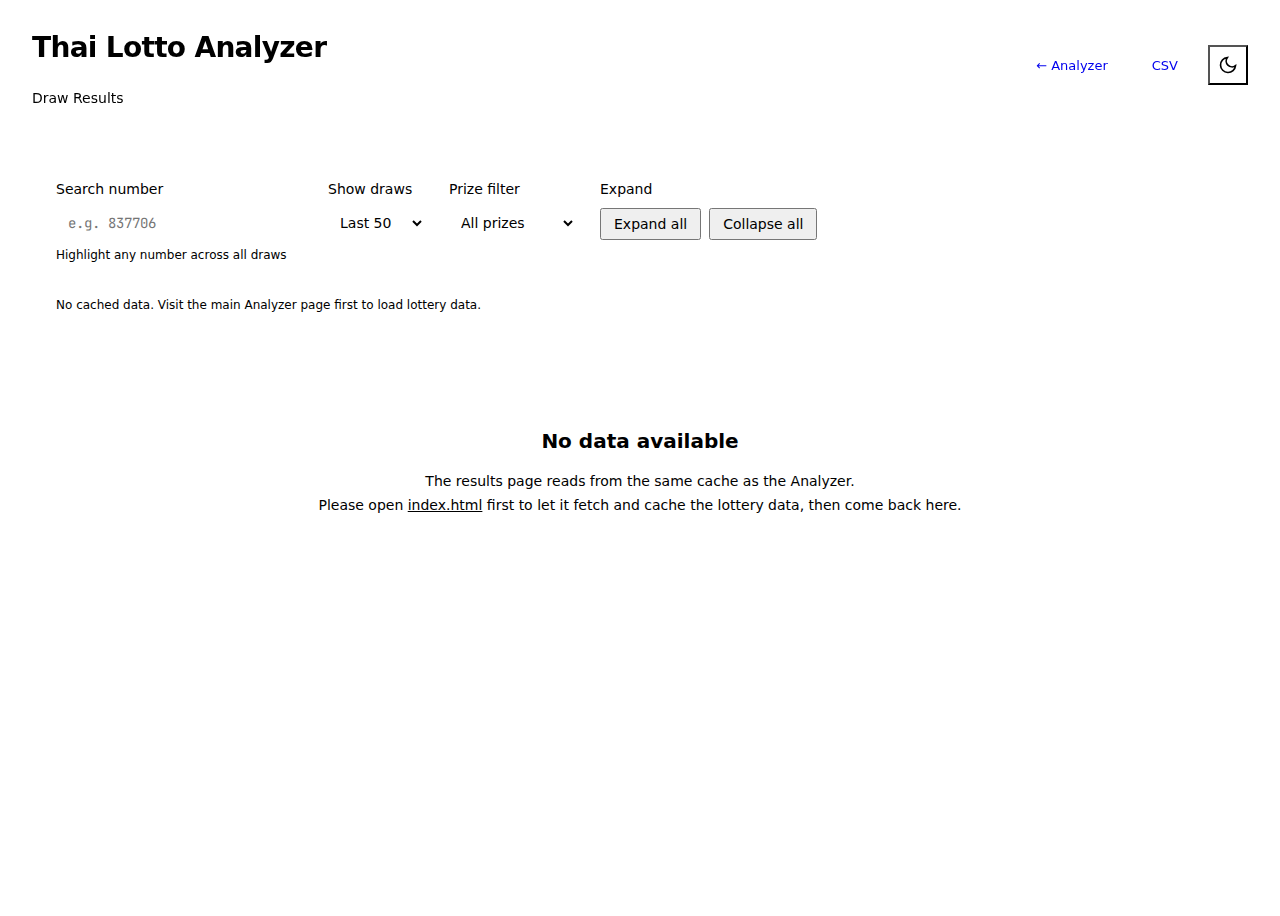
<file: results.html>
<!DOCTYPE html>
<html lang="en">
<head>
  <meta charset="UTF-8">
  <meta name="viewport" content="width=device-width, initial-scale=1.0">
  <title>Draw Results – Thai Lotto Analyzer</title>
  <link rel="preconnect" href="https://fonts.googleapis.com">
  <link rel="preconnect" href="https://fonts.gstatic.com" crossorigin>
  <link href="https://fonts.googleapis.com/css2?family=Inter:wght@400;500;600&family=JetBrains+Mono:wght@400;500&display=swap" rel="stylesheet">
  <link rel="stylesheet" href="styles.css">
  <style>
    /* ── OSINT Draw Results – local overrides only ─────────────────────── */
    .header-title { font-size: 1.75rem; font-weight: 600; letter-spacing: -0.025em; }
    .header-subtitle { font-size: 0.875rem; color: var(--muted-foreground); margin-top: 0.25rem; }

    /* Search bar */
    .search-input {
      padding: 0.375rem 0.75rem;
      border: 1px solid var(--border);
      border-radius: calc(var(--radius) * 0.75);
      background: var(--background);
      color: var(--foreground);
      font-size: 0.875rem;
      font-family: 'JetBrains Mono', monospace;
      width: 14rem;
    }
    .search-input:focus { outline: 2px solid var(--primary); outline-offset: 2px; }

    .select-input {
      padding: 0.375rem 0.5rem;
      border: 1px solid var(--border);
      border-radius: calc(var(--radius) * 0.75);
      background: var(--background);
      color: var(--foreground);
      font-size: 0.875rem;
      font-family: inherit;
      cursor: pointer;
    }
    .select-input:focus { outline: 2px solid var(--primary); outline-offset: 2px; }

    /* Status bar */
    .status-bar {
      display: flex;
      align-items: center;
      gap: 1rem;
      font-size: 0.75rem;
      color: var(--muted-foreground);
      padding: 0.5rem 0;
      flex-wrap: wrap;
    }
    .status-dot {
      width: 0.5rem; height: 0.5rem;
      border-radius: 50%;
      background: var(--muted-foreground);
      flex-shrink: 0;
    }
    .status-dot.live { background: #22c55e; box-shadow: 0 0 0 2px #22c55e33; }

    /* Draw cards */
    #drawList { margin-top: 1.5rem; display: flex; flex-direction: column; gap: 1rem; }

    .draw-card {
      background: var(--card);
      border: 1px solid var(--border);
      border-radius: var(--radius);
      box-shadow: var(--shadow-sm);
      overflow: hidden;
      transition: border-color 0.15s;
    }
    .draw-card.has-match { border-color: var(--primary); }

    .draw-card-header {
      display: flex;
      align-items: center;
      justify-content: space-between;
      padding: 0.625rem 1rem;
      background: var(--background);
      border-bottom: 1px solid var(--border);
      cursor: pointer;
      user-select: none;
    }
    .draw-card-header:hover { background: var(--card); }

    .draw-date {
      font-family: 'JetBrains Mono', monospace;
      font-size: 0.875rem;
      font-weight: 500;
      letter-spacing: 0.03em;
    }
    .draw-meta {
      display: flex;
      align-items: center;
      gap: 0.75rem;
      font-size: 0.75rem;
      color: var(--muted-foreground);
    }
    .draw-first-badge {
      font-family: 'JetBrains Mono', monospace;
      font-weight: 600;
      font-size: 1rem;
      color: var(--primary);
      letter-spacing: 0.05em;
    }
    .chevron {
      font-size: 0.625rem;
      color: var(--muted-foreground);
      transition: transform 0.2s;
    }
    .draw-card.expanded .chevron { transform: rotate(180deg); }

    .draw-card-body {
      display: none;
      padding: 0.875rem 1rem;
    }
    .draw-card.expanded .draw-card-body { display: block; }

    /* Prize grid inside card */
    .prize-rows { display: flex; flex-direction: column; gap: 0.375rem; }

    .prize-row {
      display: grid;
      grid-template-columns: 7rem 1fr;
      gap: 0.5rem;
      align-items: flex-start;
      padding: 0.25rem 0;
      border-bottom: 1px solid var(--border);
    }
    .prize-row:last-child { border-bottom: none; }

    .prize-label {
      font-size: 0.6875rem;
      font-weight: 600;
      text-transform: uppercase;
      letter-spacing: 0.08em;
      color: var(--muted-foreground);
      padding-top: 0.125rem;
      white-space: nowrap;
    }

    .prize-numbers { display: flex; flex-wrap: wrap; gap: 0.25rem; }

    .num-badge {
      font-family: 'JetBrains Mono', monospace;
      font-size: 0.8125rem;
      font-weight: 500;
      padding: 0.125rem 0.375rem;
      border-radius: 0.25rem;
      background: var(--background);
      border: 1px solid var(--border);
      white-space: nowrap;
      letter-spacing: 0.04em;
    }

    /* Highlight when matched */
    .num-badge.match {
      background: var(--primary);
      border-color: var(--primary);
      color: #fff;
    }
    .dark .num-badge.match { color: #fff; }

    .num-badge.first-prize {
      background: hsl(215, 85%, 50%);
      border-color: hsl(215, 85%, 50%);
      color: #fff;
      font-size: 0.9375rem;
      padding: 0.25rem 0.625rem;
    }
    .dark .num-badge.first-prize { background: hsl(215, 80%, 60%); border-color: hsl(215, 80%, 60%); }

    /* Empty / no-cache state */
    .empty-state {
      text-align: center;
      padding: 4rem 2rem;
      color: var(--muted-foreground);
    }
    .empty-state h2 { font-size: 1.25rem; font-weight: 600; color: var(--foreground); margin-bottom: 0.75rem; }
    .empty-state p { font-size: 0.875rem; line-height: 1.7; }

    /* Match count badge */
    .match-count {
      display: inline-block;
      background: var(--primary);
      color: #fff;
      font-size: 0.6875rem;
      font-weight: 600;
      padding: 0.0625rem 0.375rem;
      border-radius: 0.75rem;
      margin-left: 0.375rem;
    }
  </style>
</head>
<body>
  <header class="header">
    <div class="header-content" style="max-width:1400px;margin:0 auto;padding:0 1.5rem;">
      <div>
        <h1 class="header-title">Thai Lotto Analyzer</h1>
        <p class="header-subtitle">Draw Results</p>
      </div>
      <div style="display:flex;gap:1rem;align-items:center;">
        <a href="index.html" class="csv-btn">← Analyzer</a>
        <a href="csv.html" class="csv-btn">CSV</a>
        <button id="themeToggle" class="theme-toggle" aria-label="Toggle theme">
          <svg class="sun-icon" width="20" height="20" viewBox="0 0 24 24" fill="none" stroke="currentColor" stroke-width="2">
            <circle cx="12" cy="12" r="5"></circle>
            <line x1="12" y1="1" x2="12" y2="3"></line><line x1="12" y1="21" x2="12" y2="23"></line>
            <line x1="4.22" y1="4.22" x2="5.64" y2="5.64"></line><line x1="18.36" y1="18.36" x2="19.78" y2="19.78"></line>
            <line x1="1" y1="12" x2="3" y2="12"></line><line x1="21" y1="12" x2="23" y2="12"></line>
            <line x1="4.22" y1="19.78" x2="5.64" y2="18.36"></line><line x1="18.36" y1="5.64" x2="19.78" y2="4.22"></line>
          </svg>
          <svg class="moon-icon" width="20" height="20" viewBox="0 0 24 24" fill="none" stroke="currentColor" stroke-width="2">
            <path d="M21 12.79A9 9 0 1 1 11.21 3 7 7 0 0 0 21 12.79z"></path>
          </svg>
        </button>
      </div>
    </div>
  </header>

  <main class="container">

    <!-- Controls -->
    <div class="control-panel" style="margin-top:2rem;">
      <div class="controls-grid">

        <div class="control-group">
          <label class="control-label" for="searchInput">Search number</label>
          <input id="searchInput" class="search-input" type="text" placeholder="e.g. 837706" maxlength="8" autocomplete="off">
          <span class="helper-text">Highlight any number across all draws</span>
        </div>

        <div class="control-group">
          <label class="control-label" for="limitSelect">Show draws</label>
          <select id="limitSelect" class="select-input">
            <option value="10">Last 10</option>
            <option value="20">Last 20</option>
            <option value="50" selected>Last 50</option>
            <option value="100">Last 100</option>
            <option value="0">All</option>
          </select>
        </div>

        <div class="control-group">
          <label class="control-label" for="prizeFilterSelect">Prize filter</label>
          <select id="prizeFilterSelect" class="select-input">
            <option value="">All prizes</option>
            <option value="FIRST">FIRST</option>
            <option value="TWO">TWO</option>
            <option value="THREE_FIRST">THREE FIRST</option>
            <option value="THREE_LAST">THREE LAST</option>
            <option value="NEAR_FIRST">NEAR FIRST</option>
            <option value="SECOND">SECOND</option>
            <option value="THIRD">THIRD</option>
            <option value="FOURTH">FOURTH</option>
            <option value="FIFTH">FIFTH</option>
          </select>
        </div>

        <div class="control-group">
          <label class="control-label">Expand</label>
          <div style="display:flex;gap:0.5rem;">
            <button type="button" id="expandAllBtn" class="date-action-btn">Expand all</button>
            <button type="button" id="collapseAllBtn" class="date-action-btn">Collapse all</button>
          </div>
        </div>

      </div>
    </div>

    <!-- Status bar -->
    <div class="status-bar">
      <span id="statusDot" class="status-dot"></span>
      <span id="statusText">Loading data from cache…</span>
      <span id="matchInfo" style="display:none;">
        Matches in <strong id="matchDrawCount">0</strong> draw(s)
        across <strong id="matchNumCount">0</strong> position(s)
      </span>
    </div>

    <!-- Draw list -->
    <div id="drawList"></div>

  </main>

  <script src="results.js"></script>
</body>
</html>
</file>
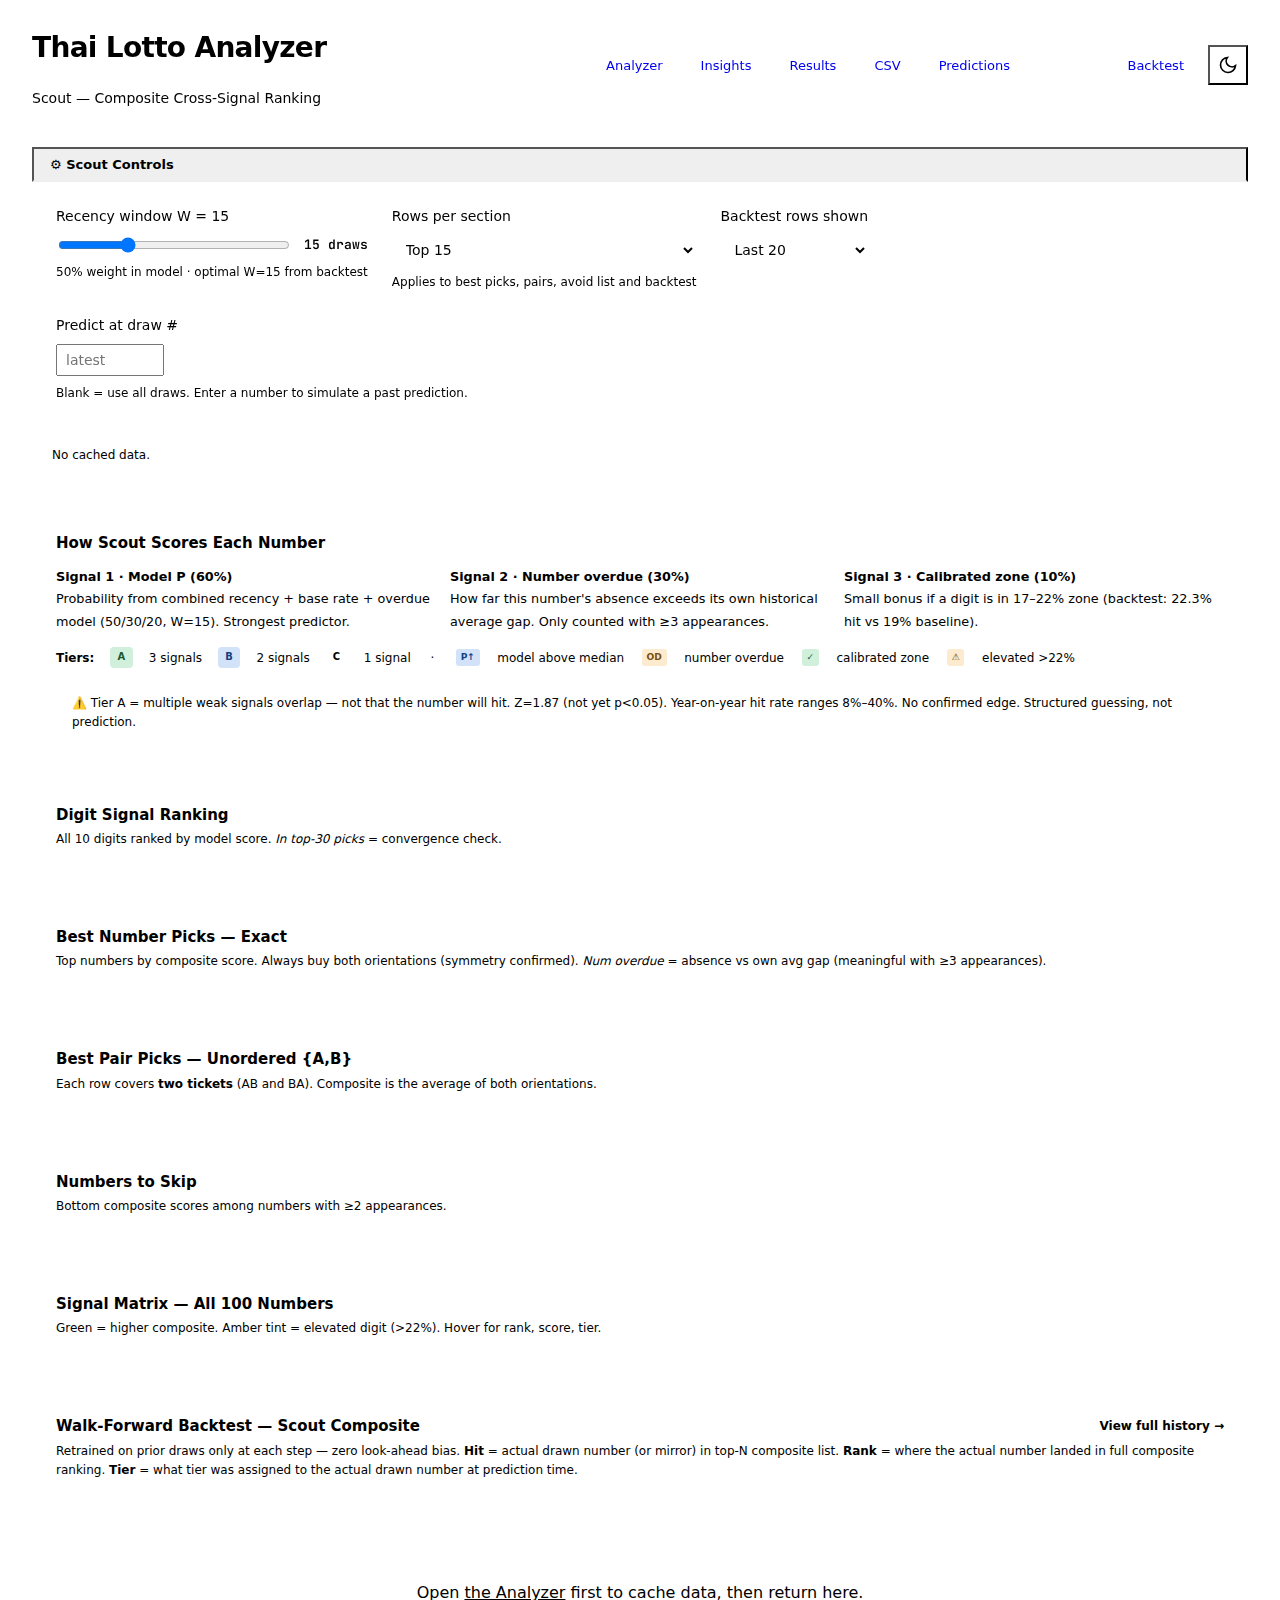
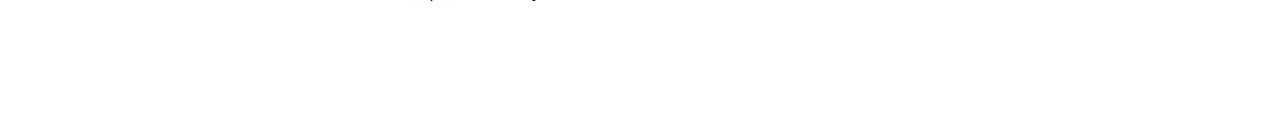
<file: scout.html>
<!DOCTYPE html>
<html lang="en">
<head>
  <meta charset="UTF-8">
  <meta name="viewport" content="width=device-width, initial-scale=1.0">
  <title>Scout – Thai Lotto Analyzer</title>
  <link rel="preconnect" href="https://fonts.googleapis.com">
  <link rel="preconnect" href="https://fonts.gstatic.com" crossorigin>
  <link href="https://fonts.googleapis.com/css2?family=Inter:wght@400;500;600&family=JetBrains+Mono:wght@400;500;600&display=swap" rel="stylesheet">
  <link rel="stylesheet" href="styles.css">
  <style>
    .select-input { padding:.375rem .625rem; border:1px solid var(--border); border-radius:calc(var(--radius)*.75); background:var(--background); color:var(--foreground); font-size:.875rem; font-family:inherit; cursor:pointer; }
    .select-input:focus { outline:2px solid var(--primary); outline-offset:2px; }
    .status-bar { display:flex; align-items:center; gap:.75rem; font-size:.75rem; color:var(--muted-foreground); padding:.5rem 0; flex-wrap:wrap; margin-top:.75rem; }
    .status-dot { width:.5rem; height:.5rem; border-radius:50%; background:var(--muted-foreground); flex-shrink:0; }
    .status-dot.live { background:#22c55e; box-shadow:0 0 0 3px #22c55e22; }
    .stat-cards-row { display:grid; grid-template-columns:repeat(auto-fit,minmax(160px,1fr)); gap:1rem; margin-top:1.25rem; }
    .stat-card { background:var(--card); border:1px solid var(--border); border-radius:var(--radius); padding:1rem 1.25rem; box-shadow:var(--shadow-sm); }
    .stat-card-label { font-size:.6875rem; color:var(--muted-foreground); font-weight:600; text-transform:uppercase; letter-spacing:.07em; }
    .stat-card-value { font-size:1.875rem; font-weight:700; letter-spacing:-.03em; margin-top:.25rem; font-variant-numeric:tabular-nums; }
    .stat-card-sub { font-size:.7rem; color:var(--muted-foreground); margin-top:.125rem; line-height:1.4; }
    .sc-card { background:var(--card); border:1px solid var(--border); border-radius:var(--radius); padding:1.25rem 1.5rem; box-shadow:var(--shadow-sm); margin-top:1.25rem; }
    .sc-card-title { font-size:.9375rem; font-weight:600; margin-bottom:.25rem; }
    .sc-card-sub { font-size:.75rem; color:var(--muted-foreground); margin-bottom:1rem; line-height:1.65; }
    .header-title { font-size:1.75rem; font-weight:600; letter-spacing:-.025em; }
    .header-subtitle { font-size:.875rem; color:var(--muted-foreground); margin-top:.25rem; }
    .range-wrap { display:flex; align-items:center; gap:.75rem; }
    .range-wrap input[type=range] { flex:1; accent-color:var(--primary); cursor:pointer; }
    .range-val { font-family:'JetBrains Mono',monospace; font-size:.8125rem; font-weight:600; min-width:3.5rem; text-align:right; }
    .cpill { display:inline-flex; align-items:center; justify-content:center; font-size:.58rem; font-weight:700; text-transform:uppercase; padding:.15rem .45rem; border-radius:.25rem; letter-spacing:.05em; white-space:nowrap; }
    .cpill-green { background:hsl(142,50%,88%); color:hsl(142,55%,26%); }
    .dark .cpill-green { background:hsl(142,33%,18%); color:hsl(142,60%,64%); }
    .cpill-amber { background:hsl(38,88%,90%); color:hsl(38,78%,26%); }
    .dark .cpill-amber { background:hsl(38,36%,18%); color:hsl(38,78%,64%); }
    .cpill-muted { background:var(--border); color:var(--muted-foreground); }
    .tier-badge { display:inline-flex; align-items:center; justify-content:center; font-size:.62rem; font-weight:800; letter-spacing:.05em; padding:.2rem .45rem; border-radius:.25rem; white-space:nowrap; }
    .tier-a { background:hsl(142,50%,88%); color:hsl(142,55%,22%); }
    .dark .tier-a { background:hsl(142,33%,18%); color:hsl(142,60%,68%); }
    .tier-b { background:hsl(215,75%,90%); color:hsl(215,75%,28%); }
    .dark .tier-b { background:hsl(215,40%,20%); color:hsl(215,75%,68%); }
    .tier-c { background:var(--border); color:var(--muted-foreground); }
    .stag { display:inline-flex; align-items:center; justify-content:center; font-size:.57rem; font-weight:700; padding:.1rem .3rem; border-radius:3px; margin:0 .1rem; white-space:nowrap; }
    .stag-p    { background:hsl(215,75%,90%); color:hsl(215,75%,30%); }
    .dark .stag-p { background:hsl(215,40%,20%); color:hsl(215,75%,68%); }
    .stag-od   { background:hsl(38,88%,90%); color:hsl(38,78%,26%); }
    .dark .stag-od { background:hsl(38,36%,18%); color:hsl(38,78%,64%); }
    .stag-cal  { background:hsl(142,50%,88%); color:hsl(142,55%,26%); }
    .dark .stag-cal { background:hsl(142,33%,18%); color:hsl(142,60%,64%); }
    .stag-elev { background:hsl(38,88%,90%); color:hsl(38,78%,26%); }
    .dark .stag-elev { background:hsl(38,36%,18%); color:hsl(38,78%,64%); }
    .avoid-tag { display:inline-flex; align-items:center; font-size:.57rem; font-weight:700; padding:.1rem .33rem; border-radius:3px; white-space:nowrap; margin:.1rem .05rem; }
    .avoid-recent { background:hsl(215,75%,90%); color:hsl(215,75%,28%); }
    .dark .avoid-recent { background:hsl(215,40%,20%); color:hsl(215,75%,68%); }
    .avoid-hot   { background:hsl(15,80%,90%); color:hsl(15,80%,28%); }
    .dark .avoid-hot { background:hsl(15,36%,20%); color:hsl(15,80%,64%); }
    .avoid-fresh { background:hsl(280,60%,90%); color:hsl(280,60%,28%); }
    .dark .avoid-fresh { background:hsl(280,30%,20%); color:hsl(280,60%,68%); }
    .avoid-low { background:var(--border); color:var(--muted-foreground); }
    .sc-tbl { width:100%; border-collapse:collapse; font-size:.8125rem; }
    .sc-tbl thead th { padding:.4rem .6rem; text-align:left; border-bottom:2px solid var(--border); font-size:.6rem; text-transform:uppercase; letter-spacing:.07em; color:var(--muted-foreground); font-weight:600; white-space:nowrap; }
    .sc-tbl td { padding:.35rem .6rem; border-bottom:1px solid var(--border); vertical-align:middle; }
    .sc-tbl tbody tr:last-child td { border-bottom:none; }
    .sc-tbl tbody tr:hover { background:var(--background); }
    .sc-matrix { border-collapse:separate; border-spacing:3px; background:transparent; box-shadow:none; margin:0; }
    .sc-matrix th, .sc-matrix td { border:none; }
    .sc-disclaimer { background:var(--background); border:1px solid var(--border); border-radius:calc(var(--radius)*.75); padding:.75rem 1rem; font-size:.75rem; color:var(--muted-foreground); margin-top:.875rem; line-height:1.55; }
    /* Backtest */
    .bt-summary { display:flex; gap:1.25rem; flex-wrap:wrap; padding:.625rem .875rem; background:var(--background); border:1px solid var(--border); border-radius:calc(var(--radius)*.75); margin-bottom:.875rem; }
    .bt-sum-item { display:flex; flex-direction:column; gap:.15rem; }
    .bt-sum-lbl { font-size:.6rem; font-weight:700; text-transform:uppercase; letter-spacing:.06em; color:var(--muted-foreground); }
    .bt-sum-val { font-family:'JetBrains Mono',monospace; font-weight:700; font-size:.9375rem; }
    .bt-wrap { overflow-x:auto; }
    .sc-bt-hdr, .sc-bt-row { display:grid; grid-template-columns:6.5rem 3rem 5rem 4rem 3rem 5.5rem 6rem 1fr 2.5rem; gap:.3rem; padding:.3rem .5rem; align-items:center; }
    .sc-bt-hdr { border-bottom:2px solid var(--border); font-size:.57rem; font-weight:700; text-transform:uppercase; letter-spacing:.07em; color:var(--muted-foreground); }
    .sc-bt-row { border-bottom:1px solid var(--border); font-size:.8125rem; }
    .sc-bt-row:last-child { border-bottom:none; }
    .sc-bt-row:hover { background:var(--background); }
    .bt-date { font-family:'JetBrains Mono',monospace; font-size:.7rem; color:var(--muted-foreground); }
    .bt-actual { font-family:'JetBrains Mono',monospace; font-weight:700; font-size:.9375rem; }
    .bt-chips { display:flex; flex-wrap:wrap; gap:.2rem; }
    .bt-chip { font-family:'JetBrains Mono',monospace; font-size:.62rem; font-weight:500; padding:.1rem .26rem; border-radius:3px; border:1px solid var(--border); background:var(--background); }
    .bt-chip.pair-hit { background:hsl(142,55%,44%); border-color:hsl(142,55%,44%); color:#fff; font-weight:700; }
    .bt-chip.elev-pred { border-color:hsl(38,78%,52%); color:hsl(38,60%,40%); }
    .dark .bt-chip.elev-pred { color:hsl(38,78%,64%); }
    .bt-cell { text-align:center; font-size:.7rem; font-weight:600; }
    .bt-yes { color:hsl(142,55%,38%); }
    .dark .bt-yes { color:hsl(142,60%,60%); }
    .bt-no { color:var(--muted-foreground); opacity:.3; text-align:center; }
    .cutoff-wrap { display:flex; align-items:center; gap:.75rem; flex-wrap:wrap; }
    .cutoff-result { font-size:.75rem; color:var(--muted-foreground); }
  </style>
</head>
<body>
  <header class="header">
    <div class="header-content" style="max-width:1400px;margin:0 auto;padding:0 1.5rem;">
      <div>
        <h1 class="header-title">Thai Lotto Analyzer</h1>
        <p class="header-subtitle">Scout — Composite Cross-Signal Ranking</p>
      </div>
      <div style="display:flex;gap:.625rem;align-items:center;flex-wrap:wrap;">
        <a href="index.html"       class="csv-btn">Analyzer</a>
        <a href="insights.html"    class="csv-btn">Insights</a>
        <a href="results.html"     class="csv-btn">Results</a>
        <a href="csv.html"         class="csv-btn">CSV</a>
        <a href="predictions.html" class="csv-btn">Predictions</a>
        <a href="scout.html"       class="csv-btn">Scout</a>
        <a href="backtest.html"    class="csv-btn">Backtest</a>
        <button id="themeToggle" class="theme-toggle" aria-label="Toggle theme">
          <svg class="sun-icon" width="20" height="20" viewBox="0 0 24 24" fill="none" stroke="currentColor" stroke-width="2"><circle cx="12" cy="12" r="5"/><line x1="12" y1="1" x2="12" y2="3"/><line x1="12" y1="21" x2="12" y2="23"/><line x1="4.22" y1="4.22" x2="5.64" y2="5.64"/><line x1="18.36" y1="18.36" x2="19.78" y2="19.78"/><line x1="1" y1="12" x2="3" y2="12"/><line x1="21" y1="12" x2="23" y2="12"/><line x1="4.22" y1="19.78" x2="5.64" y2="18.36"/><line x1="18.36" y1="5.64" x2="19.78" y2="4.22"/></svg>
          <svg class="moon-icon" width="20" height="20" viewBox="0 0 24 24" fill="none" stroke="currentColor" stroke-width="2"><path d="M21 12.79A9 9 0 1 1 11.21 3 7 7 0 0 0 21 12.79z"/></svg>
        </button>
      </div>
    </div>
  </header>

  <main class="container" id="mainContent" style="padding-bottom:3rem;">
    <div class="panel-sticky-wrap" style="margin-top:1.5rem;">
      <button class="panel-collapse-btn is-open" id="scoutPanelBtn" type="button">
        <span class="pcb-left"><span>⚙︎ Scout Controls</span><span class="pcb-summary" id="scoutPanelSum"></span></span>
        <span class="pcb-chevron"></span>
      </button>
      <div class="panel-collapsible" id="scoutPanelBody">
        <div class="control-panel"><div class="controls-grid">

          <div class="control-group" style="min-width:210px;">
            <label class="control-label">Recency window W = <span id="recLbl">15</span></label>
            <div class="range-wrap">
              <input type="range" id="recSlider" min="5" max="40" value="15" step="1">
              <span class="range-val"><span id="recLbl2">15</span> draws</span>
            </div>
            <span class="helper-text">50% weight in model · optimal W=15 from backtest</span>
          </div>

          <div class="control-group">
            <label class="control-label" for="topNSel">Rows per section</label>
            <select id="topNSel" class="select-input">
              <option value="10">Top 10</option>
              <option value="15" selected>Top 15</option>
              <option value="20">Top 20</option>
            </select>
            <span class="helper-text">Applies to best picks, pairs, avoid list and backtest</span>
          </div>

          <div class="control-group">
            <label class="control-label" for="btRowsSel">Backtest rows shown</label>
            <select id="btRowsSel" class="select-input">
              <option value="15">Last 15</option>
              <option value="20" selected>Last 20</option>
              <option value="30">Last 30</option>
              <option value="50">Last 50</option>
            </select>
          </div>

          <div class="control-group">
            <label class="control-label" for="predCutoffInput">Predict at draw #</label>
            <div class="cutoff-wrap">
              <input type="number" id="predCutoffInput" class="number-input" min="30" placeholder="latest"
                style="width:5.5rem" title="Simulate model state at draw N">
              <span class="cutoff-result" id="nextResultDisplay"></span>
            </div>
            <span class="helper-text">Blank = use all draws. Enter a number to simulate a past prediction.</span>
          </div>

        </div></div>
      </div>
    </div>

    <div class="status-bar">
      <span id="statusDot" class="status-dot"></span>
      <span id="statusText">Loading from cache…</span>
    </div>

    <div id="statCards" class="stat-cards-row"></div>

    <div class="sc-card" style="border-left:3px solid var(--primary);">
      <div class="sc-card-title">How Scout Scores Each Number</div>
      <div style="display:grid;grid-template-columns:repeat(auto-fit,minmax(190px,1fr));gap:.875rem;margin-top:.75rem;font-size:.8rem;line-height:1.75;color:var(--muted-foreground)">
        <div><strong style="color:var(--foreground)">Signal 1 · Model P (60%)</strong><br>Probability from combined recency + base rate + overdue model (50/30/20, W=15). Strongest predictor.</div>
        <div><strong style="color:var(--foreground)">Signal 2 · Number overdue (30%)</strong><br>How far this number's absence exceeds its own historical average gap. Only counted with ≥3 appearances.</div>
        <div><strong style="color:var(--foreground)">Signal 3 · Calibrated zone (10%)</strong><br>Small bonus if a digit is in 17–22% zone (backtest: 22.3% hit vs 19% baseline).</div>
      </div>
      <div style="display:flex;gap:1rem;flex-wrap:wrap;margin-top:.875rem;font-size:.75rem;align-items:center;">
        <strong style="font-size:.75rem">Tiers:</strong>
        <span class="tier-badge tier-a">A</span><span style="font-size:.75rem">3 signals</span>
        <span class="tier-badge tier-b">B</span><span style="font-size:.75rem">2 signals</span>
        <span class="tier-badge tier-c">C</span><span style="font-size:.75rem">1 signal</span>
        &nbsp;·&nbsp;
        <span class="stag stag-p">P↑</span> model above median
        <span class="stag stag-od">OD</span> number overdue
        <span class="stag stag-cal">✓</span> calibrated zone
        <span class="stag stag-elev">⚠</span> elevated &gt;22%
      </div>
      <div class="sc-disclaimer">⚠️ Tier A = multiple weak signals overlap — not that the number will hit. Z=1.87 (not yet p&lt;0.05). Year-on-year hit rate ranges 8%–40%. No confirmed edge. Structured guessing, not prediction.</div>
    </div>

    <div class="sc-card">
      <div class="sc-card-title">Digit Signal Ranking</div>
      <div class="sc-card-sub">All 10 digits ranked by model score. <em>In top-30 picks</em> = convergence check.</div>
      <div id="digitSection"></div>
    </div>

    <div class="sc-card">
      <div class="sc-card-title">Best Number Picks — Exact</div>
      <div class="sc-card-sub">Top numbers by composite score. Always buy both orientations (symmetry confirmed). <em>Num overdue</em> = absence vs own avg gap (meaningful with ≥3 appearances).</div>
      <div id="bestNumbers"></div>
    </div>

    <div class="sc-card">
      <div class="sc-card-title">Best Pair Picks — Unordered {A,B}</div>
      <div class="sc-card-sub">Each row covers <strong>two tickets</strong> (AB and BA). Composite is the average of both orientations.</div>
      <div id="bestPairs"></div>
    </div>

    <div class="sc-card">
      <div class="sc-card-title">Numbers to Skip</div>
      <div class="sc-card-sub">Bottom composite scores among numbers with ≥2 appearances.</div>
      <div id="avoidList"></div>
    </div>

    <div class="sc-card">
      <div class="sc-card-title">Signal Matrix — All 100 Numbers</div>
      <div class="sc-card-sub">Green = higher composite. Amber tint = elevated digit (&gt;22%). Hover for rank, score, tier.</div>
      <div id="signalMatrix"></div>
    </div>

    <div class="sc-card">
      <div class="sc-card-title" style="display:flex;align-items:center;justify-content:space-between;flex-wrap:wrap;gap:.5rem;">
        <span>Walk-Forward Backtest — Scout Composite</span>
        <a href="backtest.html" style="font-size:.75rem;color:var(--primary);font-weight:600;text-decoration:none">View full history →</a>
      </div>
      <div class="sc-card-sub">
        Retrained on prior draws only at each step — zero look-ahead bias.
        <strong>Hit</strong> = actual drawn number (or mirror) in top-N composite list.
        <strong>Rank</strong> = where the actual number landed in full composite ranking.
        <strong>Tier</strong> = what tier was assigned to the actual drawn number at prediction time.
      </div>
      <div id="scoutBT"></div>
    </div>
  </main>

  <script src="scout.js"></script>
  <script>
  (function () {
    var page = location.pathname.split('/').pop() || 'index.html';
    document.querySelectorAll('.csv-btn').forEach(function (el) {
      var href = (el.getAttribute('href') || '').split('/').pop();
      if (href === page) el.classList.add('nav-active');
    });
    var btn  = document.getElementById('scoutPanelBtn');
    var body = document.getElementById('scoutPanelBody');
    var sum  = document.getElementById('scoutPanelSum');
    if (!btn || !body) return;
    function getSummary() {
      var rw = (document.getElementById('recLbl') || {}).textContent || '15';
      var tn = (document.getElementById('topNSel') || {}).value || '15';
      return 'W=' + rw + ' · top ' + tn;
    }
    function updateSummary() {
      if (sum) sum.textContent = btn.classList.contains('is-open') ? '' : (' · ' + getSummary());
    }
    btn.addEventListener('click', function () {
      var opening = !btn.classList.contains('is-open');
      btn.classList.toggle('is-open');
      if (opening) { body.style.maxHeight = '2000px'; body.classList.remove('is-closed'); }
      else { body.style.maxHeight = body.scrollHeight + 'px'; requestAnimationFrame(function () { body.classList.add('is-closed'); }); }
      updateSummary();
    });
    document.addEventListener('change', updateSummary);
    document.addEventListener('input',  updateSummary);
    updateSummary();
  })();
  </script>
</body>
</html>
</file>
<file: styles.css>
/* Thai Lotto Analyzer - Modern Styles */

:root {
/* Light mode colors */
–background: hsl(250, 10%, 98%);
–foreground: hsl(220, 15%, 15%);
–card: hsl(220, 15%, 96%);
–card-foreground: hsl(220, 15%, 15%);
–border: hsl(220, 12%, 88%);
–primary: hsl(215, 85%, 50%);
–primary-hover: hsl(215, 85%, 45%);
–muted-foreground: hsl(220, 10%, 45%);
–radius: 0.5rem;
–shadow-sm: 0px 2px 4px -1px hsl(220 15% 15% / 0.06), 0px 1px 2px -1px hsl(220 15% 15% / 0.04);
–shadow-md: 0px 6px 12px -2px hsl(220 15% 15% / 0.10), 0px 3px 7px -3px hsl(220 15% 15% / 0.07);
}

.dark {
–background: hsl(220, 15%, 12%);
–foreground: hsl(220, 10%, 95%);
–card: hsl(220, 15%, 16%);
–card-foreground: hsl(220, 10%, 95%);
–border: hsl(220, 10%, 28%);
–primary: hsl(215, 80%, 60%);
–primary-hover: hsl(215, 80%, 65%);
–muted-foreground: hsl(220, 8%, 70%);
–shadow-sm: 0px 2px 4px -1px hsl(220 20% 5% / 0.40), 0px 1px 2px -1px hsl(220 20% 5% / 0.30);
–shadow-md: 0px 6px 12px -2px hsl(220 20% 5% / 0.50), 0px 3px 7px -3px hsl(220 20% 5% / 0.40);
}

- {
  margin: 0;
  padding: 0;
  box-sizing: border-box;
  }

body {
font-family: ‘Inter’, ‘SF Pro Display’, system-ui, -apple-system, sans-serif;
background: var(–background);
color: var(–foreground);
line-height: 1.5;
min-height: 100vh;
transition: background-color 0.2s, color 0.2s;
}

/* Header */
.header {
background: var(–background);
border-bottom: 1px solid var(–border);
position: sticky;
top: 0;
z-index: 50;
backdrop-filter: blur(8px);
}

.container {
max-width: 1400px;
margin: 0 auto;
padding: 0 1.5rem;
}

.header-content {
display: flex;
align-items: center;
justify-content: space-between;
padding: 1rem 0;
}

.title {
font-size: 1.75rem;
font-weight: 600;
letter-spacing: -0.025em;
}

.subtitle {
font-size: 0.875rem;
color: var(–muted-foreground);
margin-top: 0.25rem;
}

.theme-toggle {
background: transparent;
border: 1px solid var(–border);
border-radius: var(–radius);
padding: 0.5rem;
cursor: pointer;
display: flex;
align-items: center;
justify-content: center;
transition: background-color 0.2s, border-color 0.2s;
}

.theme-toggle:hover {
background: var(–card);
}

.sun-icon {
display: none;
}

.dark .sun-icon {
display: block;
}

.moon-icon {
display: block;
}

.dark .moon-icon {
display: none;
}

/* Control Panel */
.control-panel {
background: var(–card);
border: 1px solid var(–border);
border-radius: var(–radius);
padding: 1.5rem;
margin-top: 2rem;
}

.control-panel-sticky {
position: sticky;
top: 0;
z-index: 100;
margin-top: 0;
margin-bottom: 1.5rem;
box-shadow: var(–shadow-sm);
}

.controls-grid {
display: flex;
flex-wrap: wrap;
gap: 1.5rem;
align-items: flex-start;
}

.control-group {
display: flex;
flex-direction: column;
gap: 0.5rem;
}

.control-label {
font-size: 0.875rem;
font-weight: 500;
}

.checkbox-label {
display: flex;
align-items: center;
gap: 0.5rem;
cursor: pointer;
font-size: 0.875rem;
}

.checkbox-nested {
margin-top: 0.5rem;
font-size: 0.8125rem;
}

.radio-group {
display: flex;
gap: 1rem;
margin-top: 0.25rem;
}

.radio-label {
display: flex;
align-items: center;
gap: 0.375rem;
cursor: pointer;
font-size: 0.875rem;
}

.number-input {
width: 5rem;
padding: 0.375rem 0.5rem;
border: 1px solid var(–border);
border-radius: calc(var(–radius) * 0.75);
background: var(–background);
color: var(–foreground);
font-size: 0.875rem;
font-family: inherit;
}

.number-input:focus {
outline: 2px solid var(–primary);
outline-offset: 2px;
}

.number-input:disabled {
opacity: 0.5;
cursor: not-allowed;
}

input[type=“checkbox”]:disabled {
opacity: 0.5;
cursor: not-allowed;
}

.date-input {
padding: 0.375rem 0.5rem;
border: 1px solid var(–border);
border-radius: calc(var(–radius) * 0.75);
background: var(–background);
color: var(–foreground);
font-size: 0.875rem;
font-family: inherit;
}

.date-input:focus {
outline: 2px solid var(–primary);
outline-offset: 2px;
}

.date-input-narrow {
max-width: 10rem;
}

.date-action-btn {
padding: 0.375rem 0.75rem;
border: 1px solid var(–border);
border-radius: calc(var(–radius) * 0.75);
background: var(–background);
color: var(–foreground);
font-size: 0.875rem;
font-family: inherit;
cursor: pointer;
white-space: nowrap;
}

.date-action-btn:hover {
background: var(–muted);
}

.date-action-btn:active {
background: var(–accent);
}

.today-text-btn {
background: none;
border: none;
padding: 0;
color: var(–primary);
font-size: 0.75rem;
cursor: pointer;
text-align: left;
text-decoration: underline;
}

.today-text-btn:hover {
color: var(–primary);
opacity: 0.8;
}

.helper-text {
font-size: 0.75rem;
color: var(–muted-foreground);
}

/* Section Label */
.section-label {
display: block;
font-size: 0.875rem;
font-weight: 500;
color: var(–muted-foreground);
margin-top: 1.5rem;
margin-bottom: 0.5rem;
}

/* Tabs */
.tabs {
display: flex;
gap: 0.25rem;
border-bottom: 1px solid var(–border);
flex-wrap: wrap;
}

.tab {
background: transparent;
border: none;
padding: 0.625rem 1rem;
cursor: pointer;
font-size: 0.875rem;
font-weight: 500;
color: var(–foreground);
border-bottom: 2px solid transparent;
transition: border-color 0.2s, color 0.2s;
font-family: inherit;
}

.tab:hover {
color: var(–primary);
}

.tab.active {
border-bottom-color: var(–primary);
color: var(–primary);
font-weight: 600;
}

.tab-content {
padding: 1.5rem 0;
background: transparent;
margin-bottom: 1.5rem;
}

/* Multi-select */
#prizeFieldset {
border: 1px solid var(–border);
border-radius: var(–radius);
padding: 1rem;
}

#prizeFieldset legend {
font-size: 0.875rem;
font-weight: 600;
padding: 0 0.5rem;
}

.prize-grid {
display: grid;
grid-template-columns: repeat(auto-fill, minmax(150px, 1fr));
gap: 0.75rem;
margin-top: 0.75rem;
}

/* Tables */
.prize-header {
font-size: 1rem;
font-weight: 600;
margin: 2rem 0 1rem;
padding-left: 0.75rem;
border-left: 4px solid var(–primary);
}

table {
width: 100%;
border-collapse: collapse;
background: var(–card);
border-radius: var(–radius);
overflow: hidden;
box-shadow: var(–shadow-sm);
margin-bottom: 2rem;
}

th, td {
padding: 0.75rem 1rem;
text-align: left;
border-bottom: 1px solid var(–border);
font-size: 0.875rem;
}

th {
background: var(–card);
font-weight: 600;
color: var(–foreground);
}

table thead tr:first-child th {
background: var(–card);
font-size: 0.9375rem;
border-bottom: 1px solid var(–border);
}

tbody tr:last-child td {
border-bottom: none;
}

tbody tr:hover {
background: var(–background);
}

.mini-table {
margin-top: 1rem;
width: auto;
max-width: max-content;
}

.mini-table th,
.mini-table td {
padding: 0.5rem 0.75rem;
font-size: 0.8125rem;
}

.mini-only-table tbody tr td:nth-child(1),
.mini-only-table tbody tr td:nth-child(2),
.mini-only-table tbody tr td:nth-child(3),
.mini-only-table tbody tr td:nth-child(4),
.mini-only-table tbody tr td:nth-child(5),
.mini-only-table tbody tr td:nth-child(6),
.mini-only-table tbody tr td:nth-child(7),
.mini-only-table tbody tr td:nth-child(8),
.mini-only-table tbody tr td:nth-child(9),
.mini-only-table tbody tr td:nth-child(10),
.mini-only-table tbody tr td:nth-child(11),
.mini-only-table tbody tr td:nth-child(12),
.mini-only-table tbody tr td:nth-child(13) {
display: none;
}

/* Loading */
.loading {
display: none;
flex-direction: row;
align-items: center;
gap: 0.5rem;
margin-top: 0.5rem;
}

.loading.show {
display: flex;
}

.loading-spinner {
width: 1rem;
height: 1rem;
border: 2px solid var(–border);
border-top-color: var(–primary);
border-radius: 50%;
animation: spin 0.6s linear infinite;
}

@keyframes spin {
to { transform: rotate(360deg); }
}

.loading-text {
font-size: 0.75rem;
font-weight: 500;
color: var(–muted-foreground);
}

/* Output */
#output {
margin-top: 2rem;
}

/* Responsive */
@media (max-width: 768px) {
.controls-grid {
gap: 1rem;
}

.header-content {
flex-direction: column;
align-items: flex-start;
gap: 1rem;
}

table {
font-size: 0.8125rem;
}

th, td {
padding: 0.5rem;
}
}

/* Tables Container */
.tables-container {
display: flex;
gap: 2rem;
align-items: flex-start;
flex-wrap: wrap;
margin-bottom: 2rem;
}

/* Recent Wins Table */
.recent-wins-table {
min-width: auto;
}

.recent-wins-table td {
padding: 0.25rem 0.5rem;
text-align: center;
vertical-align: top;
}

.win-num {
font-family: ‘SF Mono’, Monaco, ‘Cascadia Code’, ‘Roboto Mono’, Consolas, ‘Courier New’, monospace;
font-weight: 500;
font-size: 0.8125rem;
display: block;
}

.win-dt {
font-size: 0.65rem;
color: var(–muted-foreground);
display: block;
margin-top: 0.125rem;
}

/* Tabular numbers for better number alignment */
.tabular-nums,
table td:nth-child(2) {
font-variant-numeric: tabular-nums;
}

/* ═══════════════════════════════════════════════════════
Nav buttons + active-page highlight + collapsible panel
═══════════════════════════════════════════════════════ */

.csv-btn {
display: inline-flex; align-items: center;
padding: 0.375rem 0.875rem;
border: 1px solid var(–border);
border-radius: var(–radius);
background: var(–card);
color: var(–muted-foreground);
font-size: 0.8125rem; font-weight: 500; font-family: inherit;
text-decoration: none; white-space: nowrap;
transition: border-color 0.15s, background 0.15s, color 0.15s;
cursor: pointer;
line-height: 1;
}
.csv-btn:hover {
border-color: var(–primary);
background: var(–background);
color: var(–primary);
}
.csv-btn.nav-active {
border-color: var(–primary);
background: var(–primary);
color: #fff;
font-weight: 600;
pointer-events: none;
}
.dark .csv-btn.nav-active { color: #fff; }

/* ── Sticky collapsible panel ──────────────────────────── */
.panel-sticky-wrap {
position: sticky; top: 0; z-index: 100;
margin-top: 1rem;
}
.panel-collapse-btn {
width: 100%; display: flex; align-items: center;
justify-content: space-between; gap: 0.75rem;
padding: 0.5rem 1rem;
background: var(–card); border: 1px solid var(–border);
border-radius: var(–radius); box-shadow: var(–shadow-sm);
font-family: inherit; font-size: 0.8125rem; font-weight: 600;
color: var(–foreground); cursor: pointer; text-align: left;
transition: border-color 0.15s;
}
.panel-collapse-btn:hover { border-color: var(–primary); }
.pcb-left {
display: flex; align-items: center; gap: 0.5rem;
min-width: 0; overflow: hidden;
}
.pcb-summary {
font-weight: 400; font-size: 0.75rem;
color: var(–muted-foreground);
white-space: nowrap; overflow: hidden; text-overflow: ellipsis;
}
.pcb-chevron {
display: inline-block; width: 0.5rem; height: 0.5rem;
border-right: 2px solid var(–muted-foreground);
border-bottom: 2px solid var(–muted-foreground);
transform: rotate(45deg); margin-bottom: 3px;
transition: transform 0.2s; flex-shrink: 0;
}
.panel-collapse-btn.is-open .pcb-chevron {
transform: rotate(-135deg); margin-bottom: -1px;
}
.panel-collapse-btn.is-open {
border-bottom-left-radius: 0;
border-bottom-right-radius: 0;
border-bottom-color: transparent;
}
.panel-collapsible {
overflow: hidden;
transition: max-height 0.25s ease, opacity 0.2s;
max-height: 2000px; opacity: 1;
}
.panel-collapsible.is-closed {
max-height: 0 !important; opacity: 0; pointer-events: none;
}
.panel-collapsible > .control-panel:first-child {
margin-top: 0 !important; border-top: none !important;
border-top-left-radius: 0 !important; border-top-right-radius: 0 !important;
}
.panel-collapsible > .control-panel + .control-panel {
margin-top: 0 !important; border-top: none !important;
border-radius: 0 0 var(–radius) var(–radius);
}
</file>
